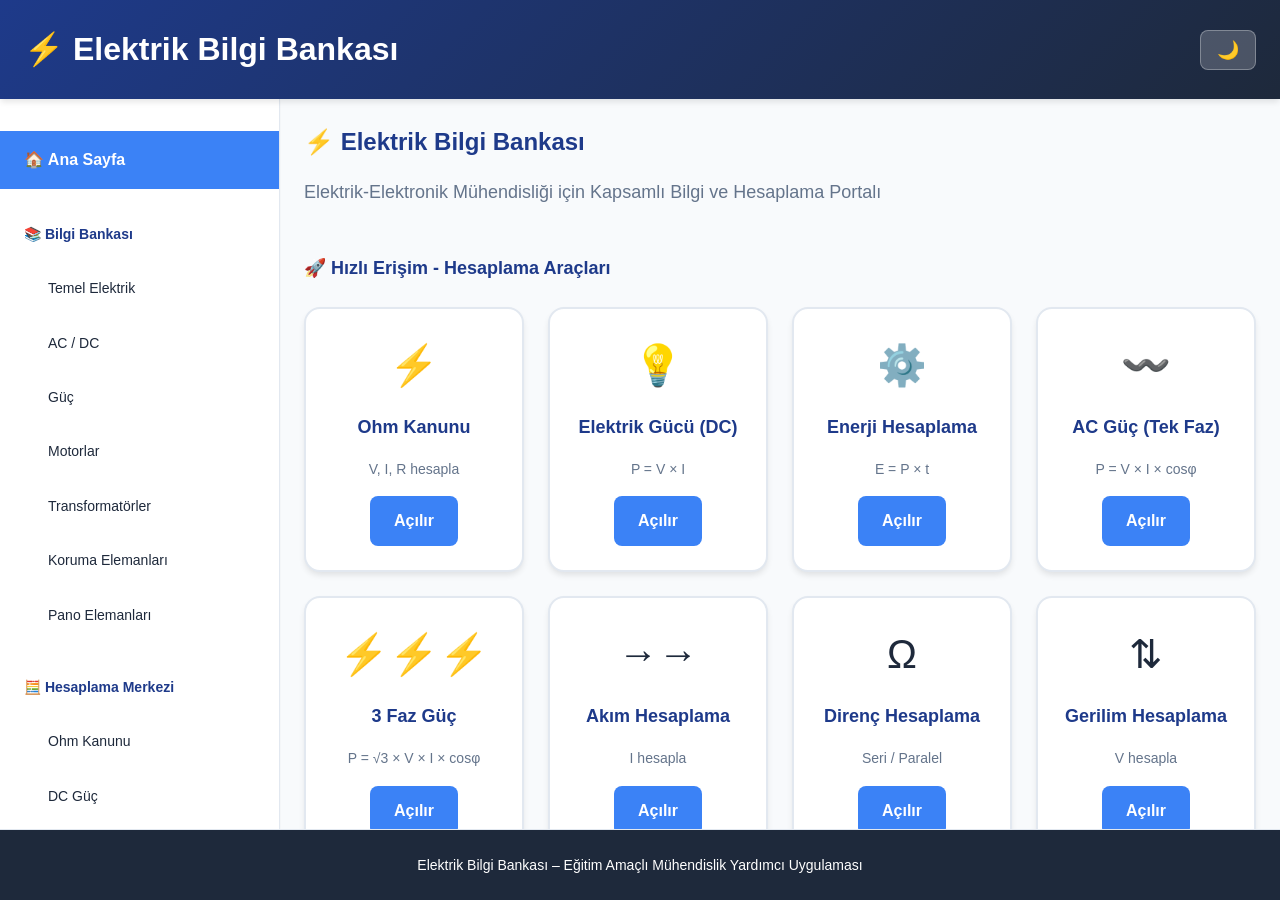
<file: electric-info/index.html>
<!DOCTYPE html>
<html lang="tr">
<head>
    <meta charset="UTF-8">
    <meta name="viewport" content="width=device-width, initial-scale=1.0, maximum-scale=1.0, user-scalable=no">
    <title>Elektrik Bilgi Bankası & Hesaplama Merkezi</title>
    <link rel="stylesheet" href="css/style.css">
    <style>
        * {
            box-sizing: border-box;
            -webkit-tap-highlight-color: transparent;
        }

        body {
            height: 100vh;
            display: flex;
            flex-direction: column;
            overflow: hidden;
        }

        /* Header ve Mobil Menü Butonu */
        .header {
            flex-shrink: 0;
            z-index: 100;
        }

        .header-content {
            display: flex;
            justify-content: space-between;
            align-items: center;
        }

        .header-left {
            display: flex;
            align-items: center;
            gap: 0.75rem;
        }

        .menu-toggle-btn {
            display: none;
            background: rgba(255, 255, 255, 0.1);
            border: 1px solid var(--color-border, #334155);
            color: #ffffff;
            font-size: 1.25rem;
            padding: 0.35rem 0.65rem;
            border-radius: 8px;
            cursor: pointer;
        }

        .container {
            flex: 1;
            display: flex;
            overflow: hidden;
            position: relative;
        }

        /* Sidebar Navigation */
        .sidebar {
            height: 100% !important;
            overflow-y: auto !important;
            overflow-x: hidden !important;
            display: flex !important;
            flex-direction: column !important;
            flex-shrink: 0;
            transition: transform 0.3s ease;
            z-index: 50;
        }

        .navbar {
            padding-bottom: 5rem !important;
        }

        .sub-menu {
            max-height: none !important;
            overflow: visible !important;
        }

        .nav-menu {
            display: flex !important;
            flex-direction: column !important;
            gap: 2px !important;
        }

        .nav-link {
            position: relative !important;
            z-index: 1 !important;
        }

        /* Karartma Katmanı (Mobil Çekmece Menü İçin) */
        .sidebar-overlay {
            display: none;
            position: absolute;
            top: 0;
            left: 0;
            right: 0;
            bottom: 0;
            background: rgba(0, 0, 0, 0.6);
            z-index: 40;
        }

        /* İçerik Alanı */
        .main-content {
            flex: 1;
            padding: 1.5rem;
            padding-bottom: 5rem !important;
            overflow-y: auto !important;
            -webkit-overflow-scrolling: touch;
        }

        .page {
            display: none;
            padding-bottom: 2rem;
            max-width: 1100px;
            margin: 0 auto;
        }

        .page.active {
            display: block;
        }

        /* Detaylı Açılır Kart Stilleri */
        .expandable-card {
            cursor: pointer;
            transition: all 0.25s ease;
            position: relative;
            border: 1px solid var(--color-border, #334155);
            background-color: var(--color-bg-secondary, #1e293b);
            border-radius: 12px;
            padding: 1.5rem;
            text-align: left;
            margin-bottom: 1.25rem;
        }

        .expandable-card:hover {
            border-color: var(--color-secondary, #3b82f6);
            transform: translateY(-2px);
            box-shadow: 0 8px 20px rgba(0,0,0,0.25);
        }

        .card-header-flex {
            display: flex;
            align-items: center;
            justify-content: space-between;
            margin-bottom: 0.5rem;
            gap: 0.5rem;
        }

        .expand-badge {
            font-size: 0.75rem;
            padding: 0.3rem 0.7rem;
            border-radius: 20px;
            background: rgba(59, 130, 246, 0.15);
            color: #60a5fa;
            font-weight: 600;
            display: inline-flex;
            align-items: center;
            gap: 4px;
            flex-shrink: 0;
        }

        .detail-content {
            display: none;
            margin-top: 1.25rem;
            padding-top: 1.25rem;
            border-top: 1px dashed rgba(255, 255, 255, 0.15);
            animation: fadeIn 0.3s ease-in-out;
        }

        .expandable-card.open .detail-content {
            display: block;
        }

        .expandable-card.open {
            border-color: #3b82f6;
            background-color: rgba(30, 41, 59, 0.98);
        }

        .detail-content h5 {
            color: #38bdf8;
            font-size: 1rem;
            margin: 1rem 0 0.4rem 0;
        }

        .detail-content p, .detail-content li {
            font-size: 0.92rem;
            color: var(--color-text-secondary, #cbd5e1);
            line-height: 1.7;
        }

        .detail-content ul {
            padding-left: 1.3rem;
            margin-bottom: 0.75rem;
        }

        .formula-tag {
            display: inline-block;
            background: rgba(15, 23, 42, 0.6);
            border: 1px solid rgba(59, 130, 246, 0.3);
            border-radius: 6px;
            padding: 0.2rem 0.6rem;
            color: #93c5fd;
            font-family: 'Courier New', monospace;
            font-size: 0.9rem;
            margin: 0.2rem 0;
            word-break: break-all;
        }

        #about .about-card {
            margin-top: 1.5rem;
            padding: 2rem;
            border-radius: 1rem;
            background-color: var(--color-bg-secondary, #1e293b);
            border: 1px solid var(--color-border, #334155);
            line-height: 1.8;
        }

        .footer {
            position: relative;
            z-index: 10;
            flex-shrink: 0;
        }

        /* Mobil & Tablet Ekran Optimizasyonları */
        @media (max-width: 850px) {
            .menu-toggle-btn {
                display: block;
            }

            .sidebar {
                position: absolute;
                top: 0;
                left: 0;
                bottom: 0;
                width: 280px;
                transform: translateX(-100%);
                box-shadow: 4px 0 20px rgba(0, 0, 0, 0.6);
            }

            .sidebar.mobile-open {
                transform: translateX(0);
            }

            .sidebar-overlay.active {
                display: block;
            }

            .calculator-container {
                grid-template-columns: 1fr !important;
            }

            .main-content {
                padding: 1rem;
            }

            .cards-grid {
                grid-template-columns: repeat(2, 1fr) !important;
                gap: 0.75rem;
            }

            .app-title {
                font-size: 1.05rem;
            }
        }

        @media (max-width: 480px) {
            .cards-grid {
                grid-template-columns: 1fr !important;
            }

            .calc-type-selector {
                flex-direction: column;
            }

            .result-value {
                font-size: 1.8rem !important;
            }
        }
    </style>
</head>
<body>
    <!-- Header -->
    <header class="header">
        <div class="header-content">
            <div class="header-left">
                <button id="menuToggleBtn" class="menu-toggle-btn" aria-label="Menü">☰</button>
                <h1 class="app-title">⚡ Elektrik Bilgi Bankası</h1>
            </div>
            <button id="themeToggle" class="theme-toggle" title="Dark/Light Mode">
                <span class="theme-icon">🌙</span>
            </button>
        </div>
    </header>

    <div class="container">
        <!-- Mobil Menü Karartması -->
        <div id="sidebarOverlay" class="sidebar-overlay"></div>

        <!-- Sidebar Navigation -->
        <aside id="sidebar" class="sidebar">
            <nav class="navbar">
                <ul class="nav-menu">
                    <li><a href="#" data-page="home" class="nav-link active">🏠 Ana Sayfa</a></li>
                    
                    <li class="nav-category">
                        <span class="category-title">📚 Bilgi Bankası</span>
                        <ul class="sub-menu">
                            <li><a href="#" data-page="info-basic" class="nav-link">Temel Elektrik</a></li>
                            <li><a href="#" data-page="info-ac-dc" class="nav-link">AC / DC</a></li>
                            <li><a href="#" data-page="info-power" class="nav-link">Güç</a></li>
                            <li><a href="#" data-page="info-motors" class="nav-link">Motorlar</a></li>
                            <li><a href="#" data-page="info-transformers" class="nav-link">Transformatörler</a></li>
                            <li><a href="#" data-page="info-protection" class="nav-link">Koruma Elemanları</a></li>
                            <li><a href="#" data-page="info-panel" class="nav-link">Pano Elemanları</a></li>
                        </ul>
                    </li>

                    <li class="nav-category">
                        <span class="category-title">🧮 Hesaplama Merkezi</span>
                        <ul class="sub-menu">
                            <li><a href="#" data-page="calc-ohm" class="nav-link">Ohm Kanunu</a></li>
                            <li><a href="#" data-page="calc-power-dc" class="nav-link">DC Güç</a></li>
                            <li><a href="#" data-page="calc-power-ac-single" class="nav-link">Tek Faz AC Güç</a></li>
                            <li><a href="#" data-page="calc-power-ac-three" class="nav-link">3 Faz Güç</a></li>
                            <li><a href="#" data-page="calc-current" class="nav-link">Akım</a></li>
                            <li><a href="#" data-page="calc-voltage" class="nav-link">Gerilim</a></li>
                            <li><a href="#" data-page="calc-resistance" class="nav-link">Direnç</a></li>
                            <li><a href="#" data-page="calc-energy" class="nav-link">Enerji</a></li>
                            <li><a href="#" data-page="calc-power-factor" class="nav-link">Güç Faktörü</a></li>
                            <li><a href="#" data-page="calc-transformer" class="nav-link">Transformatör</a></li>
                        </ul>
                    </li>

                    <li style="margin-top: 10px;"><a href="#" data-page="about" class="nav-link">ℹ️ Hakkında</a></li>
                </ul>
            </nav>
        </aside>

        <!-- Main Content Area -->
        <main class="main-content">
            <!-- Home Page -->
            <div id="home" class="page active">
                <div class="page-header">
                    <h2>⚡ Elektrik Bilgi Bankası</h2>
                    <p class="subtitle">Elektrik-Elektronik Mühendisliği için Kapsamlı Bilgi ve Hesaplama Portalı</p>
                </div>

                <section class="section">
                    <h3>🚀 Hızlı Erişim - Hesaplama Araçları</h3>
                    <div class="cards-grid">
                        <div class="card calc-card" data-page="calc-ohm">
                            <div class="card-icon">⚡</div>
                            <h4>Ohm Kanunu</h4>
                            <p>V, I, R hesapla</p>
                            <button class="btn btn-primary">Açılır</button>
                        </div>
                        <div class="card calc-card" data-page="calc-power-dc">
                            <div class="card-icon">💡</div>
                            <h4>Elektrik Gücü (DC)</h4>
                            <p>P = V × I</p>
                            <button class="btn btn-primary">Açılır</button>
                        </div>
                        <div class="card calc-card" data-page="calc-energy">
                            <div class="card-icon">⚙️</div>
                            <h4>Enerji Hesaplama</h4>
                            <p>E = P × t</p>
                            <button class="btn btn-primary">Açılır</button>
                        </div>
                        <div class="card calc-card" data-page="calc-power-ac-single">
                            <div class="card-icon">〰️</div>
                            <h4>AC Güç (Tek Faz)</h4>
                            <p>P = V × I × cosφ</p>
                            <button class="btn btn-primary">Açılır</button>
                        </div>
                        <div class="card calc-card" data-page="calc-power-ac-three">
                            <div class="card-icon">⚡⚡⚡</div>
                            <h4>3 Faz Güç</h4>
                            <p>P = √3 × V × I × cosφ</p>
                            <button class="btn btn-primary">Açılır</button>
                        </div>
                        <div class="card calc-card" data-page="calc-current">
                            <div class="card-icon">→→</div>
                            <h4>Akım Hesaplama</h4>
                            <p>I hesapla</p>
                            <button class="btn btn-primary">Açılır</button>
                        </div>
                        <div class="card calc-card" data-page="calc-resistance">
                            <div class="card-icon">Ω</div>
                            <h4>Direnç Hesaplama</h4>
                            <p>Seri / Paralel</p>
                            <button class="btn btn-primary">Açılır</button>
                        </div>
                        <div class="card calc-card" data-page="calc-voltage">
                            <div class="card-icon">⇅</div>
                            <h4>Gerilim Hesaplama</h4>
                            <p>V hesapla</p>
                            <button class="btn btn-primary">Açılır</button>
                        </div>
                    </div>
                    <div class="stats-box">
                        <p>Bilgi Bankası modüllerinde kartlara tıklayarak detaylı mühendislik hesaplarını, pano uygulama kriterlerini ve IEC standartlarını açabilirsiniz.</p>
                    </div>
                </section>

                <section class="section">
                    <h3>📚 Bilgi Kategorileri</h3>
                    <div class="info-categories">
                        <div class="category-chip" data-page="info-basic">Temel Elektrik</div>
                        <div class="category-chip" data-page="info-ac-dc">AC / DC</div>
                        <div class="category-chip" data-page="info-power">Güç</div>
                        <div class="category-chip" data-page="info-motors">Motorlar</div>
                        <div class="category-chip" data-page="info-transformers">Transformatörler</div>
                        <div class="category-chip" data-page="info-protection">Koruma Elemanları</div>
                        <div class="category-chip" data-page="info-panel">Pano Elemanları</div>
                    </div>
                </section>
            </div>

            <!-- 1. TEMEL ELEKTRİK -->
            <div id="info-basic" class="page">
                <div class="page-header">
                    <h2>📚 Temel Elektrik Mühendisliği Parametreleri</h2>
                    <p class="subtitle">Kartlara tıklayarak standart formülleri, şebeke toleranslarını ve can güvenliği sınırlarını görüntüleyebilirsiniz.</p>
                </div>

                <div class="expandable-card" onclick="toggleCard(this)">
                    <div class="card-header-flex">
                        <h4>⚡ Elektriksel Gerilim (Voltaj - V) ve Potansiyel Farkı</h4>
                        <span class="expand-badge">🔍 Detay İçin Tıkla</span>
                    </div>
                    <p><strong>Özet:</strong> Birim yükün iletken boyunca taşınması için gereken elektriksel potansiyel enerjisi farkıdır. Birimi Volt (V)'tur.</p>
                    <div class="result-formula">V = I × R | V = P / I | 1 Volt = 1 Joule / 1 Coulomb</div>
                    <div class="detail-content">
                        <h5>Teknik Standartlar ve Şebeke Seviyeleri:</h5>
                        <p>TS HD 60364 ve IEC 60038 standartlarına göre Türkiye ve Avrupa enterkonnekte alçak gerilim şebekesinde nominal faz-nötr gerilimi <strong>230V AC</strong>, fazlar arası gerilim ise <strong>400V AC</strong> (50 Hz) olarak tanımlanmıştır. Yasal voltaj değişim toleransı <strong>% ±10</strong> aralığıdır (Faz-Nötr: 207V - 253V).</p>
                        <h5>Mühendislik ve Saha Uygulama Kriterleri:</h5>
                        <ul>
                            <li><strong>Tehlikeli Gerilim Eşiği:</strong> İSG mevzuatına göre kuru ortamlarda <strong>50V AC</strong> ve <strong>120V DC</strong> üzerindeki gerilimler hayati tehlike arz eder; nemli/ıslak ortamlarda bu sınır 25V AC seviyesine iner.</li>
                            <li><strong>Pano İçi Kumanda Güvenliği:</strong> Otomasyon ve kumanda devrelerinde operatör güvenliği ve izolasyon delinmelerine karşı SELV/PELV standartlarında <strong>24V DC</strong> gerilim kullanılır.</li>
                            <li><strong>Ölçüm Güvenlik Kategorileri:</strong> Dağıtım panolarında gerilim ölçülürken en az <strong>CAT III 600V</strong> veya <strong>CAT IV 1000V</strong> sertifikalı ölçü aletleri ve korumalı problar tercih edilmelidir.</li>
                        </ul>
                    </div>
                </div>

                <div class="expandable-card" onclick="toggleCard(this)">
                    <div class="card-header-flex">
                        <h4>→ Elektrik Akımı (I) ve İletken Davranışları</h4>
                        <span class="expand-badge">🔍 Detay İçin Tıkla</span>
                    </div>
                    <p><strong>Özet:</strong> İletkenin belirli bir kesitinden birim zamanda geçen serbest elektron yükü miktarıdır. Birimi Amper (A)'dir.</p>
                    <div class="result-formula">I = V / R | I = P / (√3 × U × cosφ) | 1 Amper = 1 C/s</div>
                    <div class="detail-content">
                        <h5>Akım Yoğunluğu ve İletken Isınması:</h5>
                        <p>Akım iletken üzerinden akarken iç direnç nedeniyle ısı açığa çıkar (Joule Kanunu: <span class="formula-tag">Q = I² × R × t</span>). Kablo kesitlerinin yetersiz olması durumunda izolasyon malzemesi (PVC: 70°C, XLPE: 90°C) termal bozunmaya uğrayarak kısa devreye ve yangına yol açar.</p>
                        <h5>İnsan Vücudu Akım Mertebeleri ve Koruma:</h5>
                        <ul>
                            <li><strong>0.5 mA - 1 mA:</strong> Hissedilme eşiği; hafif karıncalanma hissi.</li>
                            <li><strong>10 mA - 15 mA:</strong> Kas kasılması ("bırakamama" eşiği); istemsiz kasılmalar başlar.</li>
                            <li><strong>30 mA:</strong> Ventriküler fibrilasyon (kalp ritminin bozulması) başlangıcı. Bu nedenle priz linyelerinde <strong>30 mA Kaçak Akım Rölesi (RCD)</strong> hayat koruma eşiğidir.</li>
                            <li><strong>50 mA - 100 mA:</strong> Solunum felci ve ölümcül seviye. Temas süresi 0.2 saniyeyi aştığında ölüm riski çok yüksektir.</li>
                        </ul>
                    </div>
                </div>

                <div class="expandable-card" onclick="toggleCard(this)">
                    <div class="card-header-flex">
                        <h4>Ω Elektriksel Direnç (R), Özdirenç ve İletkenlik</h4>
                        <span class="expand-badge">🔍 Detay İçin Tıkla</span>
                    </div>
                    <p><strong>Özet:</strong> İletken maddenin elektrik akımının geçişine karşı koyduğu zorluktur. Birimi Ohm (Ω)'dur.</p>
                    <div class="result-formula">R = ρ × (L / S) | R_T = R_0 × [1 + α × ΔT]</div>
                    <div class="detail-content">
                        <h5>Özdirenç Değerleri ve Malzeme Kıyaslaması (20°C):</h5>
                        <ul>
                            <li><strong>Elektrolitik Bakır (Cu):</strong> <span class="formula-tag">ρ = 0.0175 Ω·mm²/m</span> (Özgül iletkenlik: 56 m/Ω·mm²). Pano içi baralarda ve dahili tesisatta standart iletken materyalidir.</li>
                            <li><strong>Alüminyum (Al):</strong> <span class="formula-tag">ρ = 0.028 Ω·mm²/m</span> (Özgül iletkenlik: 35 m/Ω·mm²). Bakıra göre %60 daha hafif ve ekonomiktir; OG havai hat ve büyük kesitli yer altı besleme kablolarında tercih edilir.</li>
                            <li><strong>Sıcaklık Katsayısı (α):</strong> Metallerde sıcaklık arttıkça direnç lineer olarak yükselir (Bakır için α = 0.00393 1/°C). Pano içerisindeki sıcaklık 50°C'ye ulaştığında iletken direnci yaklaşık %12 artar, bu da gerilim düşümünü artırır.</li>
                        </ul>
                    </div>
                </div>
            </div>

            <!-- 2. AC / DC SİSTEMLER -->
            <div id="info-ac-dc" class="page">
                <div class="page-header">
                    <h2>〰️ AC / DC Sistemler, Şebeke İlkeleri ve Dönüşüm</h2>
                    <p class="subtitle">Doğru akım ve alternatif akım çalışma rejimleri, 3 faz şebeke matematiği ve frekans kontrolü.</p>
                </div>

                <div class="expandable-card" onclick="toggleCard(this)">
                    <div class="card-header-flex">
                        <h4>🔋 DC (Doğru Akım) Sistemleri ve Endüstriyel Donanımlar</h4>
                        <span class="expand-badge">🔍 Detay İçin Tıkla</span>
                    </div>
                    <p><strong>Özet:</strong> Zamana göre kutupları (+ / -) ve akış doğrultusu sabit kalan elektrik enerjisi formudur.</p>
                    <div class="result-formula">P = V × I (Reaktif güç = 0, cosφ = 1.0)</div>
                    <div class="detail-content">
                        <h5>Karakteristik Özellikler ve Kullanım Alanları:</h5>
                        <p>DC sistemlerde frekans sıfır (0 Hz) olduğu için reaktif kayıplar, endüktif reaktans ve yüzey etkisi (skin effect) bulunmaz. İletken kesitinin tamamı aktif olarak akım taşır.</p>
                        <ul>
                            <li><strong>Güneş Enerjisi (GES) Santralleri:</strong> PV paneller ışınımı doğrudan DC güce dönüştürür. DC dizi kabloları 1000V - 1500V DC gerilim seviyelerine dayanıklı özel solar kablolar ve DC parafudrlar ile donatılır.</li>
                            <li><strong>Akü Grupları ve UPS Sistemleri:</strong> Kesintisiz Güç Kaynaklarında şebeke kesildiğinde sistem bataryalarındaki 12V, 24V veya 400V DC bara geriliminden beslenir.</li>
                            <li><strong>Endüstriyel Otomasyon Panoları:</strong> PLC, HMI operatör panelleri, röle ve sensörler endüstriyel anahtarlamalı güç kaynakları (SMPS) ile 24V DC regüle gerilimle beslenir.</li>
                        </ul>
                    </div>
                </div>

                <div class="expandable-card" onclick="toggleCard(this)">
                    <div class="card-header-flex">
                        <h4>〰️ 3 Fazlı AC Şebeke Yapısı ve Dönel Alan Prensibi</h4>
                        <span class="expand-badge">🔍 Detay İçin Tıkla</span>
                    </div>
                    <p><strong>Özet:</strong> Birbirine göre 120° elektriksel faz farkına sahip üç sinüsoidal alternatif gerilim sistemidir.</p>
                    <div class="result-formula">U_hat = √3 × U_faz (400V = 1.732 × 230V) | f = 50 Hz (T = 20 ms)</div>
                    <div class="detail-content">
                        <h5>Yıldız (Y) ve Üçgen (Δ) Bağlantı Matematiği:</h5>
                        <ul>
                            <li><strong>Yıldız (Y) Bağlantı:</strong> Faz bobinlerinin uçları ortak bir nötr noktasında birleştirilir. Hat gerilimi faz geriliminin √3 katıdır (U_hat = √3 × U_faz), hat akımı faz akımına eşittir (I_hat = I_faz). Dengeli yüklerde nötr iletkeninden akım akmaz (I_N = 0 A).</li>
                            <li><strong>Üçgen (Δ) Bağlantı:</strong> Faz bobinleri seri bağlanarak kapalı bir döngü oluşturur; nötr hattı yoktur. Hat gerilimi faz gerilimine eşittir (U_hat = U_faz), hat akımı faz akımının √3 katıdır (I_hat = √3 × I_faz). Yüksek güç çeken motor ve trafolarda kullanılır.</li>
                            <li><strong>Dönel Manyetik Alan:</strong> 3 fazlı sargılara uygulanan dengeli akımlar, statorda uzaysal olarak dönen sabit genlikli bir manyetik alan meydana getirir (n_s = 120 × f / 2p).</li>
                        </ul>
                    </div>
                </div>

                <div class="expandable-card" onclick="toggleCard(this)">
                    <div class="card-header-flex">
                        <h4>🔄 Güç Elektroniği: Doğrultucular, İnverterler ve Harmonikler</h4>
                        <span class="expand-badge">🔍 Detay İçin Tıkla</span>
                    </div>
                    <p><strong>Özet:</strong> AC/DC dönüşüm süreçleri, frekans invertörleri (VFD) ve şebeke güç kalitesi etkileridir.</p>
                    <div class="result-formula">THD-V ≤ %5 | THD-I ≤ %8 (IEEE 519 Standart Limitleri)</div>
                    <div class="detail-content">
                        <h5>Sürücü İç Yapısı ve Harmonik Filtreleme:</h5>
                        <p>Frekans konvertörleri şebekeden çektiği 50 Hz AC gerilimi önce köprü diyotlarla DC'ye doğrultur, ardından IGBT transistörler üzerinden PWM (Darbe Genişlik Modülasyonu) ile istenen frekansta (0 - 400 Hz) motora aktarır.</p>
                        <ul>
                            <li><strong>Lineer Olmayan Yükler:</strong> Sürücüler, UPS'ler ve LED aydınlatmalar sinüs dalgasını kırparak 5., 7., 11. harmonik akımları üretir.</li>
                            <li><strong>Nötr Hattı Aşırı Yüklenmesi:</strong> 3. ve tek katı harmonikler (triplen harmonikler) nötr iletkeninde toplanarak nötr kablosunun faz kablosundan daha fazla ısınmasına yol açar.</li>
                            <li><strong>Çözüm Yöntemleri:</strong> Giriş hattı AC şok bobini (reaktör), harmonik filtreli kompanzasyon panoları veya Aktif Harmonik Filtre (AHF) üniteleri kullanılmalıdır.</li>
                        </ul>
                    </div>
                </div>
            </div>

            <!-- 3. GÜÇ SİSTEMLERİ -->
            <div id="info-power" class="page">
                <div class="page-header">
                    <h2>💡 Güç Sistemleri, Enerji ve Kompanzasyon</h2>
                    <p class="subtitle">Aktif, reaktif, görünür güç bağıntıları, ceza sınırları ve kompanzasyon kademe hesabı.</p>
                </div>

                <div class="expandable-card" onclick="toggleCard(this)">
                    <div class="card-header-flex">
                        <h4>🔥 Aktif Güç (P) ve İş Yapabilme Kapasitesi</h4>
                        <span class="expand-badge">🔍 Detay İçin Tıkla</span>
                    </div>
                    <p><strong>Özet:</strong> Elektrik enerjisinin faydalı mekanik işe, dönme hareketine, ışığa veya ısıya dönüşen reel bileşenidir.</p>
                    <div class="result-formula">1 Faz: P = V × I × cosφ | 3 Faz: P = √3 × U × I × cosφ (Birim: Watt - W, kW)</div>
                    <div class="detail-content">
                        <h5>Projelendirme ve Fatura İlişkisi:</h5>
                        <p>Elektrik sayaçlarında aktif tüketim kWh (kilowattsaat) olarak kayıt altına alınır. Saf omik yüklerde (rezistanslı fırınlar, akkor telli aydınlatma) gerilim ve akım dalgaları tam çakışıktır; faz açısı sıfır (φ = 0°), güç çarpanı ise birdir (cosφ = 1.0).</p>
                    </div>
                </div>

                <div class="expandable-card" onclick="toggleCard(this)">
                    <div class="card-header-flex">
                        <h4>⚡ Reaktif Güç (Q), Endüktans ve Kapasite Etkisi</h4>
                        <span class="expand-badge">🔍 Detay İçin Tıkla</span>
                    </div>
                    <p><strong>Özet:</strong> Manyetik ve elektriksel alan oluşturan indüktör ve kapasitörlerin şebekeyle periyodik olarak değiş tokuş ettiği iş yapmayan güçtür.</p>
                    <div class="result-formula">Q = √3 × U × I × sinφ (Birim: VAr / kVAr) | S² = P² + Q²</div>
                    <div class="detail-content">
                        <h5>Reaktif Gücün Şebekeye Etkileri:</h5>
                        <ul>
                            <li><strong>İndüktif Yükler:</strong> Asenkron motorlar, transformatörler, kaynak makineleri manyetik alan kurmak için şebekeden indüktif reaktif güç çeker (akım gerilimden geridedir).</li>
                            <li><strong>Kapasitif Yükler:</strong> Güç kondansatörleri, UPS'ler ve uzun yer altı kabloları şebekeye kapasitif reaktif güç verir (akım gerilimden ileridedir).</li>
                            <li><strong>Zararları:</strong> Reaktif güç iş yapmadığı halde iletken kesitlerini doldurur, trafoları gereksiz yükler, kablolarda gerilim düşümüne ve termal kayıplara sebep olur.</li>
                        </ul>
                    </div>
                </div>

                <div class="expandable-card" onclick="toggleCard(this)">
                    <div class="card-header-flex">
                        <h4>⚖️ Güç Faktörü (cosφ) Düzeltmesi ve Kompanzasyon Mevzuatı</h4>
                        <span class="expand-badge">🔍 Detay İçin Tıkla</span>
                    </div>
                    <p><strong>Özet:</strong> cosφ değerini 1.0'a yaklaştırarak şebekeden reaktif akım çekilmesini engelleme işlemidir.</p>
                    <div class="result-formula">cosφ = P / S | Qc = P × [tan(arccos(cosφ1)) - tan(arccos(cosφ2))]</div>
                    <div class="detail-content">
                        <h5>EPDK Reaktif Enerji Ceza Oranları (Türkiye):</h5>
                        <p>Bağlantı gücü 50 kVA üstü tesislerde çift yönlü elektronik sayaçlar ile reaktif oranlar denetlenir:</p>
                        <ul>
                            <li><strong>İndüktif Sınır (%20):</strong> Çekilen indüktif reaktif enerji aktif enerjinin <strong>%20</strong>'sini geçerse işletmeye reaktif indüktif ceza yansıtılır.</li>
                            <li><strong>Kapasitif Sınır (%15):</strong> Şebekeye basılan kapasitif reaktif enerji aktif enerjinin <strong>%15</strong>'ini geçerse işletmeye reaktif kapasitif ceza kesilir.</li>
                            <li><strong>Kompanzasyon Panosu Elemanları:</strong> Mikroişlemcili Reaktif Güç Kontrol Rölesi (RGKR), özel deşarj dirençli kontaktörler, ağır hizmet tipi güç kondansatörleri ve harmonik bozulma olan tesislerde kondansatörlerin patlamasını önleyen <strong>Harmonik Filtre Reaktörleri</strong> kullanılır.</li>
                        </ul>
                    </div>
                </div>
            </div>

            <!-- 4. MOTORLAR -->
            <div id="info-motors" class="page">
                <div class="page-header">
                    <h2>⚙️ Elektrik Motorları, Sürücü Sistemleri ve Koruma</h2>
                    <p class="subtitle">Asenkron motor mekanik-elektriksel bağıntıları, demeraj akımları ve pano yol verme metotları.</p>
                </div>

                <div class="expandable-card" onclick="toggleCard(this)">
                    <div class="card-header-flex">
                        <h4>🔄 3 Fazlı Asenkron Motor Prensibi ve Etiket Okuma</h4>
                        <span class="expand-badge">🔍 Detay İçin Tıkla</span>
                    </div>
                    <p><strong>Özet:</strong> Stator sargılarına uygulanan 3 fazlı AC gerilimin rotorda gerilim indükleyerek moment üretmesidir.</p>
                    <div class="result-formula">ns = (120 × f) / 2p | s = (ns - n) / ns | P_mil = √3 × U × I × cosφ × η</div>
                    <div class="detail-content">
                        <h5>Kutup Sayısı ve Senkron Devir Tablosu (50 Hz):</h5>
                        <ul>
                            <li><strong>2 Kutuplu (2p=2):</strong> Senkron devir ns = 3000 d/dk, rotor nominal hızı yaklaşık 2850 - 2950 d/dk.</li>
                            <li><strong>4 Kutuplu (2p=4):</strong> Senkron devir ns = 1500 d/dk, rotor nominal hızı yaklaşık 1420 - 1470 d/dk (En sık kullanılan endüstriyel model).</li>
                            <li><strong>6 Kutuplu (2p=6):</strong> Senkron devir ns = 1000 d/dk, rotor nominal hızı yaklaşık 930 - 970 d/dk.</li>
                            <li><strong>Kayma (s):</strong> Asenkron motor senkron devirde dönemez; dönerse sargılar manyetik alanı kesemez ve tork sıfıra düşer. Bu hız farkına kayma denir (standart motorlarda %3 - %6 aralığındadır).</li>
                        </ul>
                    </div>
                </div>

                <div class="expandable-card" onclick="toggleCard(this)">
                    <div class="card-header-flex">
                        <h4>📐 Motor Yol Verme Yöntemleri ve Pano Konfigürasyonları</h4>
                        <span class="expand-badge">🔍 Detay İçin Tıkla</span>
                    </div>
                    <p><strong>Özet:</strong> Motorların ilk kalkış anındaki yüksek demeraj akımını sınırlamak için uygulanan mühendislik yöntemleridir.</p>
                    <div class="result-formula">I_kalkış = (4 - 8) × I_anma | Yıldız/Üçgende I_kalkış = I_dol / 3</div>
                    <div class="detail-content">
                        <h5>Yol Verme Yöntemlerinin Karşılaştırması:</h5>
                        <ul>
                            <li><strong>Direkt Yol Verme (DOL):</strong> 4 kW altı motorlarda uygulanır. Şebekeye direkt kontaktörle bağlanır; kalkış akımı anma akımının 5-7 katıdır. Ani mekanik şok oluşturur.</li>
                            <li><strong>Yıldız-Üçgen Yol Verme (Y/D):</strong> 4 kW - 22 kW arası motorlarda 3 adet kontaktör ve yıldız-üçgen zaman rölesi ile yapılır. Kalkışta sargılar yıldız bağlanarak faz gerilimi 230V'a düşürülür; akım ve kalkış momenti 1/3 oranına iner. Motor devrini alınca (~%80) üçgen bağlantıya (400V) geçilir. Motor klemensinde 6 uç (U1-V1-W1 ve U2-V2-W2) panoya çekilmelidir.</li>
                            <li><strong>Soft Starter (Yumuşak Yol Verici):</strong> Tristörler yardımıyla gerilimi sıfırdan nominal gerilime rampalı yükseltir. Mekanik dişli ve kayış vuruntusunu engeller, kalkış akımını 2.5 - 3.5 kat bandında sınırlar.</li>
                            <li><strong>Frekans Konvertörü (VFD / İnverter):</strong> Motoru sıfır frekanstan nominal frekansa kadar sabit V/f oranıyla kaldırır; demeraj akımı nominal akımı asla aşmaz (I_kalkış ≤ 1.2 × I_n). Tam hız ve tork kontrolü sunar.</li>
                        </ul>
                    </div>
                </div>

                <div class="expandable-card" onclick="toggleCard(this)">
                    <div class="card-header-flex">
                        <h4>🛡️ Motor Koruma Sistemleri ve IEC 60947-4-1 Normları</h4>
                        <span class="expand-badge">🔍 Detay İçin Tıkla</span>
                    </div>
                    <p><strong>Özet:</strong> Motorları aşırı yüklenme, rotor sıkışması, düşük gerilim ve faz kaybına karşı koruyan cihazlardır.</p>
                    <div class="result-formula">Termik Ayar: I_ayar = 1.0 × I_etiket (Y/D devresinde 0.58 × I_etiket)</div>
                    <div class="detail-content">
                        <h5>Kritik Koruma Ekipmanları:</h5>
                        <ul>
                            <li><strong>Motor Koruma Şalteri (PKZM / MPKB):</strong> Hem bimetal termik koruma hem de kısa devre anında açan manyetik korumayı tek gövdede barındırır. Kısa devre kesme kapasitesi yüksektir (50 kA - 100 kA).</li>
                            <li><strong>Termik Röleler:</strong> Kontaktörün altına monte edilir; akımın motor etiket değerini uzun süre aşması durumunda ısınan bimetaller üzerinden kumanda devresini keserek kontaktörü bıraktırır.</li>
                            <li><strong>Faz Koruma Rölesi:</strong> Şebekede fazlardan biri kesildiğinde 3 fazlı motor iki faza kalır ve aşırı akım çekerek dakikalar içinde yanar. Faz koruma rölesi faz eksikliğini, faz sırası hatasını veya %10'u aşan gerilim asimetrisini anında algılayarak motoru durdurur.</li>
                            <li><strong>PTC Termistör Rölesi:</strong> Motor sargıları arasına yerleştirilen sıcaklığa duyarlı dirençleri izler; soğutma pervanesi kırıldığında veya ortam sıcaklığı aşıldığında sargı sıcaklığı kritik eşiğe (130°C - 155°C) ulaşınca sistemi açtırır.</li>
                        </ul>
                    </div>
                </div>
            </div>

            <!-- 5. TRANSFORMATÖRLER -->
            <div id="info-transformers" class="page">
                <div class="page-header">
                    <h2>🔌 Güç ve Dağıtım Transformatörleri</h2>
                    <p class="subtitle">Dönüştürme prensipleri, %Uk kısa devre matematiği, trafo seçimleri ve emniyet hücreleri.</p>
                </div>

                <div class="expandable-card" onclick="toggleCard(this)">
                    <div class="card-header-flex">
                        <h4>⚡ Dağıtım Trafoları Çalışma İlkesi ve Anma Akımları</h4>
                        <span class="expand-badge">🔍 Detay İçin Tıkla</span>
                    </div>
                    <p><strong>Özet:</strong> Giriş frekansını değiştirmeden orta gerilimi (34.5 kV) alçak gerilime (0.4 kV) indiren statik elektrik makineleridir.</p>
                    <div class="result-formula">a = V1 / V2 = I2 / I1 | Sekonder Akımı: In = S / (√3 × U_sekonder)</div>
                    <div class="detail-content">
                        <h5>Sık Kullanılan Trafo Anma Güçleri ve AG Akımları (400V):</h5>
                        <ul>
                            <li><strong>400 kVA:</strong> In = 577 A (Ana şalter seçimi: 630A TMŞ).</li>
                            <li><strong>630 kVA:</strong> In = 909 A (Ana şalter seçimi: 1000A TMŞ / ACB).</li>
                            <li><strong>1000 kVA:</strong> In = 1443 A (Ana şalter seçimi: 1600A ACB açık tip kompakt şalter).</li>
                            <li><strong>1600 kVA:</strong> In = 2309 A (Ana şalter seçimi: 2500A ACB ve çoklu bakır bara).</li>
                            <li><strong>2000 kVA:</strong> In = 2886 A (Ana şalter seçimi: 3200A ACB hava kesicili kompakt şalter).</li>
                        </ul>
                    </div>
                </div>

                <div class="expandable-card" onclick="toggleCard(this)">
                    <div class="card-header-flex">
                        <h4>📊 %Uk Bağıl Kısa Devre Gerilimi ve Kesme Kapasitesi (Icu)</h4>
                        <span class="expand-badge">🔍 Detay İçin Tıkla</span>
                    </div>
                    <p><strong>Özet:</strong> Trafonun iç empedans yüzdesidir ve sekonder panodaki maksimum arıza akımını belirler.</p>
                    <div class="result-formula">Ik = (In × 100) / %Uk | Pano Şalteri Seçimi: Icu ≥ Ik</div>
                    <div class="detail-content">
                        <h5>Pano Güvenliği Açısından Mühendislik Önemi:</h5>
                        <p>Dağıtım trafolarında standart %Uk değeri <strong>%4 - %6</strong> mertebesindedir. Örneğin 1000 kVA (%Uk = %6) bir trafonun sekonder anma akımı 1443 A iken trafo klemenslerinde oluşacak doğrudan kısa devre akımı:</p>
                        <p><span class="formula-tag">Ik = (1443 × 100) / 6 = 24.050 A = 24.05 kA</span></p>
                        <p>Bu sebeple ana dağıtım panosundaki giriş şalterinin kısa devre kesme kapasitesi (Icu) kesinlikle en az <strong>36 kA veya 50 kA</strong> seçilmelidir; aksi halde arıza anında şalter arkı söndüremez ve pano infilak eder.</p>
                    </div>
                </div>

                <div class="expandable-card" onclick="toggleCard(this)">
                    <div class="card-header-flex">
                        <h4>🛢️ Kuru Tip ve Yağlı Tip Trafo Karşılaştırması ve Koruma</h4>
                        <span class="expand-badge">🔍 Detay İçin Tıkla</span>
                    </div>
                    <p><strong>Özet:</strong> İzolasyon ve soğutma ortamına göre seçilen transformatör modelleri ve emniyet röleleridir.</p>
                    <div class="result-formula">Buchholz Rölesi | Hermetik Basınç Ventili | PT100 Sargı Termostatı</div>
                    <div class="detail-content">
                        <h5>Trafo Tipleri ve Donanımları:</h5>
                        <ul>
                            <li><strong>Yağlı Dağıtım Trafoları:</strong> Mineral yağ hem dielektrik yalıtım hem de soğutma sağlar. Açık şalt sahalarında veya harici trafo binalarında kullanılır. Aşırı iç arkta gaz oluşumunu izleyen <strong>Buchholz Rölesi</strong> ve genleşme basıncını tahliye eden emniyet ventili ile korunur.</li>
                            <li><strong>Kuru Tip (Cast Resin) Trafolar:</strong> Sargıları epoksi reçine ile kaplanmıştır. Yangın tehlikesi ve yağ sızıntısı riski bulunmadığından AVM, hastane, yüksek yapılar ve fabrika içi pano odalarında kullanımı zorunludur. Bakım gereksinimi düşüktür.</li>
                            <li><strong>Sıcaklık Koruması:</strong> Kuru tip trafo sargılarına yerleştirilen PT100 probları üzerinden kontrol edilen mikroişlemcili röle, 100°C'de cebri soğutma fanlarını çalıştırır; sıcaklık 140°C'ye çıkarsa OG kesicisine açtırma trip sinyali gönderir.</li>
                        </ul>
                    </div>
                </div>
            </div>

            <!-- 6. KORUMA ELEMANLARI -->
            <div id="info-protection" class="page">
                <div class="page-header">
                    <h2>🛡️ Şalt ve Elektriksel Koruma Elemanları</h2>
                    <p class="subtitle">Otomatik sigortalar, TMŞ, kaçak akım koruma röleleri ve parafudr seçim kriterleri.</p>
                </div>

                <div class="expandable-card" onclick="toggleCard(this)">
                    <div class="card-header-flex">
                        <h4>🔘 Otomatik Sigortalar (MCB) ve Açma Eğrileri (B, C, D)</h4>
                        <span class="expand-badge">🔍 Detay İçin Tıkla</span>
                    </div>
                    <p><strong>Özet:</strong> Modüler DIN rayı tipi aşırı akım ve kısa devre koruma cihazlarıdır (TS EN 60898-1).</p>
                    <div class="result-formula">B Tipi: (3 - 5) × In | C Tipi: (5 - 10) × In | D Tipi: (10 - 20) × In</div>
                    <div class="detail-content">
                        <h5>Açma Karakteristikleri ve Uygulama Alanları:</h5>
                        <ul>
                            <li><strong>B Tipi Sigortalar:</strong> Manyetik açma eşiği düşüktür. Ani kalkış akımı olmayan aydınlatma, rezistanslı ısıtıcılar ve elektronik devrelerde linyeyi korumak için kullanılır.</li>
                            <li><strong>C Tipi Sigortalar:</strong> Standart konut priz hatları, buzdolabı, klima, küçük güçlü motorlar ve floresan aydınlatma gibi orta seviyede geçici akım darbesi çeken yüklerde kullanılır.</li>
                            <li><strong>D Tipi Sigortalar:</strong> Transformatörler, puntalama ve kaynak makineleri, röntgen cihazları ve yüksek kalkış akımlı büyük asenkron motor hatlarında kalkış demeraj akımında devreyi zamansız açmamak için tercih edilir.</li>
                            <li><strong>Kısa Devre Kesme Kapasitesi:</strong> Konut tipi sigortalar 4.5 kA veya 6 kA iken endüstriyel tali dağıtım panolarında en az <strong>10 kA</strong> kesme kapasiteli MCB kullanılmalıdır.</li>
                        </ul>
                    </div>
                </div>

                <div class="expandable-card" onclick="toggleCard(this)">
                    <div class="card-header-flex">
                        <h4>🏢 Kompakt Termik Manyetik Şalterler (TMŞ / MCCB)</h4>
                        <span class="expand-badge">🔍 Detay İçin Tıkla</span>
                    </div>
                    <p><strong>Özet:</strong> 16A ile 1600A arasındaki anma akımlarını taşıyan ve ayarlanabilir koruma sunan döküm gövdeli şalterlerdir.</p>
                    <div class="result-formula">Termik Ayar Sahası: Ir = (0.7 - 1.0) × In | Icu: 36 kA - 70 kA (IEC 60947-2)</div>
                    <div class="detail-content">
                        <h5>Gelişmiş Koruma ve Selektivite Özellikleri:</h5>
                        <ul>
                            <li><strong>Termik Koruma (Aşırı Yük):</strong> İletkenin uzun süreli aşırı akım altında ısınmasını takip eden bimetal mekanizmadır. Projedeki kablo akım taşıma sınırına göre şalter üzerinden akım ayar vidası ile hassas ayar yapılır.</li>
                            <li><strong>Manyetik Koruma (Kısa Devre):</strong> Arıza anında elektromanyetik bobin üzerinden milisaniyeler mertebesinde devreyi açtırır.</li>
                            <li><strong>Selektivite (Kademeli Açma):</strong> Tali panoda bir kısa devre olduğunda sadece arızalı linyenin şalteri açmalı, ana TMŞ açarak bütün fabrikanın elektriğini kesmemelidir. Bunun için zaman gecikmeli (Icw dayanımlı) elektronik üniteli şalterler entegre edilir.</li>
                            <li><strong>Aksesuarlar:</strong> Uzaktan kumanda için motor mekanizması, yangın anında uzaktan açtırma için Şönt Açtırma Bobini ve şebeke voltajı çöktüğünde açması için Düşük Gerilim Bobini takılabilir.</li>
                        </ul>
                    </div>
                </div>

                <div class="expandable-card" onclick="toggleCard(this)">
                    <div class="card-header-flex">
                        <h4>⚡ Kaçak Akım Koruma Röleleri (RCD / RCCB)</h4>
                        <span class="expand-badge">🔍 Detay İçin Tıkla</span>
                    </div>
                    <p><strong>Özet:</strong> Fazlardan devreye giren akım ile nötrden dönen akım arasındaki vektörel farkı (toprak kaçağını) denetler.</p>
                    <div class="result-formula">ΔIn: 30 mA (Hayat Koruma) | 300 mA (Yangın Koruma)</div>
                    <div class="detail-content">
                        <h5>Sınıflar ve Kritik Tesisat Kuralları:</h5>
                        <ul>
                            <li><strong>30 mA Hayat Koruma:</strong> İnsanların doğrudan veya dolaylı temasına karşı can güvenliği sağlar. Banyo, mutfak, priz linyelerinde kullanımı yasal zorunluluktur.</li>
                            <li><strong>300 mA Yangın Koruma:</strong> 300 mA seviyesindeki kaçak akım topraklama hattında veya izolasyon delinmesinde ark oluşturarak tutuşmaya yol açar; ana dağıtım panolarında yangın koruma amacıyla kullanılır.</li>
                            <li><strong>AC Sınıfı vs. A Sınıfı:</strong> Standart AC sınıfı röleler sadece şebeke frekansındaki saf AC kaçakları algılar. Bilgisayar, sürücü, inverter bulunan modern tesislerde yarım dalga DC kaçakları görebilen <strong>A Tipi RCD</strong>, harmonikli ortamlarda ise yanlış açmaları önleyen <strong>B Tipi veya K Korumalı RCD</strong> kullanılmalıdır.</li>
                            <li><strong>Nötr ve Toprak Ayrımı:</strong> Kaçak akım rölesinin arkasında nötr ile toprak asla birleştirilmemeli ve nötr hattı başka bir linyeyle ortak bağlanmamalıdır; aksi halde röle anında trip atar.</li>
                        </ul>
                    </div>
                </div>

                <div class="expandable-card" onclick="toggleCard(this)">
                    <div class="card-header-flex">
                        <h4>🌩️ Parafudr Sistemleri (Aşırı Gerilim Koruyucular - SPD)</h4>
                        <span class="expand-badge">🔍 Detay İçin Tıkla</span>
                    </div>
                    <p><strong>Özet:</strong> Yıldırım darbeleri ve şebeke manevralarıyla oluşan pik dalgaları saniyenin milyonda birinde toprağa deşarj eder.</p>
                    <div class="result-formula">Tip 1 (B Sınıfı - 10/350 μs) | Tip 2 (C Sınıfı - 8/20 μs) | Tip 3 (D Sınıfı)</div>
                    <div class="detail-content">
                        <h5>Kademeli Parafudr Mimarisi:</h5>
                        <ul>
                            <li><strong>Tip 1 (B Sınıfı):</strong> Ana dağıtım panosuna konur. Doğrudan binaya veya yakın hatta düşen yıldırımın getirdiği 10/350 mikrosaniyelik yüksek enerjili darbeyi söndürür (Iimp: 25 - 50 kA).</li>
                            <li><strong>Tip 2 (C Sınıfı):</strong> Tali kat ve saha panolarına yerleştirilir. Şebeke anahtarlamaları ve uzak yıldırım darbelerinin kalıntılarını sönümler (In: 20 - 40 kA, Up < 1.5 kV).</li>
                            <li><strong>Tip 3 (D Sınıfı):</strong> PLC, otomasyon kartları, server ve hassas tıbbi cihazların priz girişlerine bağlanarak mikro düzeydeki pikleri temizler.</li>
                        </ul>
                    </div>
                </div>
            </div>

            <!-- 7. PANO ELEMANLARI -->
            <div id="info-panel" class="page">
                <div class="page-header">
                    <h2>🎛️ AG Dağıtım ve Otomasyon Pano Elemanları</h2>
                    <p class="subtitle">Bara montajı, kontaktörler, klemensler, iklimlendirme ve TS EN 61439 pano standartları.</p>
                </div>

                <div class="expandable-card" onclick="toggleCard(this)">
                    <div class="card-header-flex">
                        <h4>🥖 Bakır Baralar, Akım Yoğunluğu ve Mesnetleme</h4>
                        <span class="expand-badge">🔍 Detay İçin Tıkla</span>
                    </div>
                    <p><strong>Özet:</strong> Yüksek akımları şalterler ve sigorta grupları arasında emniyetle dağıtan elektrolitik bakır iletkenlerdir.</p>
                    <div class="result-formula">Çıplak Bakır Bara: ~1.5 A/mm² | Boyalı Bakır Bara: ~2.0 A/mm²</div>
                    <div class="detail-content">
                        <h5>Bara İşleme ve Pano Montaj Prensipleri:</h5>
                        <ul>
                            <li><strong>Boya Avantajı:</strong> Baraların siyah, kırmızı veya faz renkleriyle boyanması ısı ışımasını artırdığı için akım taşıma kapasitesini yaklaşık %15 - %20 yükseltir.</li>
                            <li><strong>Mesnet İzolatör Aralıkları:</strong> Kısa devre anında iki bara arasında yüzlerce kilogramlık elektrostatik ve elektrodinamik çekme-itme kuvveti oluşur. Baraların bükülüp birbirine değmemesi için cam elyaf takviyeli DMC izolatörlerin mesafesi panonun kısa devre hesabına (Icw) göre sıkılaştırılmalıdır.</li>
                            <li><strong>Tork Anahtarı ile Sıkım:</strong> Bara cıvataları (M8, M10, M12) kesinlikle tork anahtarı ile üretici katalog torkunda sıkılmalı ve tork markörü ile işaretlenmelidir; gevşek bağlantılar ark oluşturarak pano yangınlarının en yaygın sebebini teşkil eder.</li>
                        </ul>
                    </div>
                </div>

                <div class="expandable-card" onclick="toggleCard(this)">
                    <div class="card-header-flex">
                        <h4>🧲 Kontaktörler ve Yük Kullanım Kategorileri</h4>
                        <span class="expand-badge">🔍 Detay İçin Tıkla</span>
                    </div>
                    <p><strong>Özet:</strong> Bobinine uygulanan kumanda sinyaliyle ana güç kontaklarını açıp kapatan elektromanyetik anahtarlardır.</p>
                    <div class="result-formula">AC-1 (Omik Yükler) | AC-3 (Asenkron Motor Yol Verme) | AC-4 (Ters Akımla Frenleme)</div>
                    <div class="detail-content">
                        <h5>Kategoriye Göre Güç ve Ömür Kriteri:</h5>
                        <p>Bir kontaktörün etiketinde yazan akım değeri kullanım kategorisine göre değişir:</p>
                        <ul>
                            <li><strong>AC-1 Sınıfı:</strong> Rezistanslı ısıtıcılar ve cosφ ≥ 0.95 olan aydınlatma yükleri içindir. Kontakları açma anında zorlanmaz.</li>
                            <li><strong>AC-3 Sınıfı:</strong> Standart sincap kafesli asenkron motorların kontrolüdür. Kontaktör motorun kalkış demeraj akımını yapışmadan taşımalı ve tam devirde güvenle açabilmelidir. AC-1'de 40A taşıyan kontaktör, AC-3 sınıfında genellikle 25A seviyesine düşer.</li>
                            <li><strong>Bobin Beslemeleri:</strong> Panolarda en sık 24V DC, 110V AC ve 230V AC bobinli modeller kullanılır. DC bobinli kontaktörlerde ters EMF gerilimini sönümlemek için paralel ters diyot veya varistör (RC bastırıcı) eklenmelidir.</li>
                        </ul>
                    </div>
                </div>

                <div class="expandable-card" onclick="toggleCard(this)">
                    <div class="card-header-flex">
                        <h4>📦 TS EN 61439 Pano Standartları, IP Sınıfı ve Form Ayırma</h4>
                        <span class="expand-badge">🔍 Detay İçin Tıkla</span>
                    </div>
                    <p><strong>Özet:</strong> Tip testli alçak gerilim panolarında mekanik dayanım, can emniyeti ve sıcaklık artış sınırlarıdır.</p>
                    <div class="result-formula">Form 1'den Form 4b'ye Bölümlendirme | IP31, IP54, IP65 Muhafazalar</div>
                    <div class="detail-content">
                        <h5>Mühendislik Kriterleri:</h5>
                        <ul>
                            <li><strong>Form Ayırma:</strong> Pano içindeki baraların, fonksiyonel şalter ünitelerinin ve kablo terminallerinin metal veya yalıtkan perdelerle birbirinden ayrılmasıdır. <strong>Form 4b</strong> yapısında her şalter ve klemens grubu ayrı kapalı bir hücrededir; hücrelerin birinde ark patlaması olduğunda diğer devreler enerjili kalmaya devam eder.</li>
                            <li><strong>IP Koruma Sınıfları:</strong> Pano odaları için IP31 / IP42 yeterliyken, tozlu fabrika ortamlarında ve çimento tesislerinde en az <strong>IP54</strong>, dış ortam saha panolarında ise contalı <strong>IP65 / IP66</strong> muhafazalar kullanılmalıdır.</li>
                            <li><strong>Termal İklimlendirme:</strong> Pano içi sıcaklık 35°C eşiğini aştığında elektronik şalterlerin ömrü hızla tükenir. Termostat kontrollü emme-basma fan filtreleri, nem yoğunlaşmasını önleyen pano ısıtıcıları ve sürücülü panolarda <strong>Pano Kliması</strong> projelendirilmelidir.</li>
                        </ul>
                    </div>
                </div>
            </div>

            <!-- ================= HESAPLAMA MERKEZİ SAYFALARI ================= -->

            <!-- 1. Ohm Kanunu -->
            <div id="calc-ohm" class="page">
                <div class="page-header">
                    <h2>⚡ Ohm Kanunu Hesaplayıcı</h2>
                    <p class="subtitle">V = I × R | I = V / R | R = V / I</p>
                </div>
                <div class="calculator-container">
                    <div class="calculator-card">
                        <h3>Hesap Türü Seç</h3>
                        <div class="calc-type-selector">
                            <button class="type-btn active" onclick="setOhmType('voltage')">Gerilim (V)</button>
                            <button class="type-btn" onclick="setOhmType('current')">Akım (I)</button>
                            <button class="type-btn" onclick="setOhmType('resistance')">Direnç (R)</button>
                        </div>
                        <div class="input-group">
                            <label id="ohm-lbl-1">Akım (A)</label>
                            <input type="number" id="ohm-val-1" placeholder="Değer giriniz" step="any">
                        </div>
                        <div class="input-group">
                            <label id="ohm-lbl-2">Direnç (Ω)</label>
                            <input type="number" id="ohm-val-2" placeholder="Değer giriniz" step="any">
                        </div>
                        <div class="button-group">
                            <button class="btn btn-primary" onclick="calcOhm()">Hesapla</button>
                            <button class="btn btn-secondary" onclick="clearOhm()">Temizle</button>
                        </div>
                    </div>
                    <div class="result-card" id="ohmResult" style="display: none;">
                        <h3>📊 HESAPLAMA SONUCU</h3>
                        <div class="result-value" id="ohmResultValue"></div>
                        <div class="result-formula" id="ohmResultFormula"></div>
                    </div>
                </div>
            </div>

            <!-- 2. DC Güç -->
            <div id="calc-power-dc" class="page">
                <div class="page-header">
                    <h2>💡 DC Elektrik Gücü Hesaplayıcı</h2>
                    <p class="subtitle">P = V × I | P = I² × R | P = V² / R</p>
                </div>
                <div class="calculator-container">
                    <div class="calculator-card">
                        <h3>Değerleri Girin</h3>
                        <div class="input-group">
                            <label>Gerilim (V)</label>
                            <input type="number" id="dc-v" placeholder="Örn: 24" step="any">
                        </div>
                        <div class="input-group">
                            <label>Akım (A)</label>
                            <input type="number" id="dc-i" placeholder="Örn: 5" step="any">
                        </div>
                        <div class="button-group">
                            <button class="btn btn-primary" onclick="calcDCPower()">Hesapla</button>
                            <button class="btn btn-secondary" onclick="document.getElementById('dc-v').value='';document.getElementById('dc-i').value='';document.getElementById('dcPowerResult').style.display='none';">Temizle</button>
                        </div>
                    </div>
                    <div class="result-card" id="dcPowerResult" style="display: none;">
                        <h3>📊 HESAPLAMA SONUCU</h3>
                        <div class="result-value" id="dcResultValue"></div>
                        <div class="result-formula">P = V × I</div>
                    </div>
                </div>
            </div>

            <!-- 3. Tek Faz AC Güç -->
            <div id="calc-power-ac-single" class="page">
                <div class="page-header">
                    <h2>〰️ Tek Faz AC Güç Hesaplayıcı</h2>
                    <p class="subtitle">Aktif Güç: P = V × I × cosφ | Görünür Güç: S = V × I</p>
                </div>
                <div class="calculator-container">
                    <div class="calculator-card">
                        <h3>Parametreler</h3>
                        <div class="input-group">
                            <label>Faz-Nötr Gerilimi - V (Volt)</label>
                            <input type="number" id="ac1-v" value="230" step="any">
                        </div>
                        <div class="input-group">
                            <label>Hat Akımı - I (Amper)</label>
                            <input type="number" id="ac1-i" placeholder="Örn: 10" step="any">
                        </div>
                        <div class="input-group">
                            <label>Güç Faktörü (cosφ: 0 - 1 arası)</label>
                            <input type="number" id="ac1-cos" value="0.85" step="0.01" max="1" min="0">
                        </div>
                        <div class="button-group">
                            <button class="btn btn-primary" onclick="calcAC1Power()">Hesapla</button>
                            <button class="btn btn-secondary" onclick="document.getElementById('ac1-i').value='';document.getElementById('ac1Result').style.display='none';">Temizle</button>
                        </div>
                    </div>
                    <div class="result-card" id="ac1Result" style="display: none;">
                        <h3>📊 HESAPLAMA SONUCU</h3>
                        <div class="result-value" id="ac1ResultVal"></div>
                        <div class="result-formula" id="ac1ResultForm"></div>
                    </div>
                </div>
            </div>

            <!-- 4. 3 Faz Güç -->
            <div id="calc-power-ac-three" class="page">
                <div class="page-header">
                    <h2>⚡⚡⚡ 3 Faz Güç Hesaplayıcı</h2>
                    <p class="subtitle">Aktif Güç: P = √3 × U × I × cosφ</p>
                </div>
                <div class="calculator-container">
                    <div class="calculator-card">
                        <h3>Parametreler</h3>
                        <div class="input-group">
                            <label>Fazlar Arası Hat Gerilimi - U (Volt)</label>
                            <input type="number" id="ac3-v" value="400" step="any">
                        </div>
                        <div class="input-group">
                            <label>Hat Akımı - I (Amper)</label>
                            <input type="number" id="ac3-i" placeholder="Örn: 25" step="any">
                        </div>
                        <div class="input-group">
                            <label>Güç Faktörü (cosφ)</label>
                            <input type="number" id="ac3-cos" value="0.85" step="0.01" max="1" min="0">
                        </div>
                        <div class="button-group">
                            <button class="btn btn-primary" onclick="calcAC3Power()">Hesapla</button>
                            <button class="btn btn-secondary" onclick="document.getElementById('ac3-i').value='';document.getElementById('ac3Result').style.display='none';">Temizle</button>
                        </div>
                    </div>
                    <div class="result-card" id="ac3Result" style="display: none;">
                        <h3>📊 HESAPLAMA SONUCU</h3>
                        <div class="result-value" id="ac3ResultVal"></div>
                        <div class="result-formula" id="ac3ResultForm"></div>
                    </div>
                </div>
            </div>

            <!-- 5. Akım Hesaplama -->
            <div id="calc-current" class="page">
                <div class="page-header">
                    <h2>→→ Akım Hesaplama (Güçten Akıma)</h2>
                    <p class="subtitle">1 Faz: I = P / (V × cosφ) | 3 Faz: I = P / (√3 × U × cosφ)</p>
                </div>
                <div class="calculator-container">
                    <div class="calculator-card">
                        <h3>Sistem Türü ve Güç</h3>
                        <div class="input-group">
                            <label>Sistem Türü</label>
                            <select id="curr-phase">
                                <option value="1">Tek Faz (230V)</option>
                                <option value="3" selected>3 Faz (400V)</option>
                            </select>
                        </div>
                        <div class="input-group">
                            <label>Aktif Güç - P (Kilowatt - kW)</label>
                            <input type="number" id="curr-p" placeholder="Örn: 15" step="any">
                        </div>
                        <div class="input-group">
                            <label>Güç Faktörü (cosφ)</label>
                            <input type="number" id="curr-cos" value="0.85" step="0.01">
                        </div>
                        <div class="button-group">
                            <button class="btn btn-primary" onclick="calcCurrentFromPower()">Akımı Hesapla</button>
                            <button class="btn btn-secondary" onclick="document.getElementById('curr-p').value='';document.getElementById('currResult').style.display='none';">Temizle</button>
                        </div>
                    </div>
                    <div class="result-card" id="currResult" style="display: none;">
                        <h3>📊 HESAPLAMA SONUCU</h3>
                        <div class="result-value" id="currResultVal"></div>
                        <div class="result-formula" id="currResultForm"></div>
                    </div>
                </div>
            </div>

            <!-- 6. Gerilim Düşümü -->
            <div id="calc-voltage" class="page">
                <div class="page-header">
                    <h2>⇅ Hat Gerilim Düşümü Hesabı</h2>
                    <p class="subtitle">Bakır İletken: %e = (100 × L × P) / (k × S × V²)</p>
                </div>
                <div class="calculator-container">
                    <div class="calculator-card">
                        <h3>Hat Parametreleri</h3>
                        <div class="input-group">
                            <label>Şebeke Gerilimi</label>
                            <select id="drop-v">
                                <option value="230">Tek Faz (230V)</option>
                                <option value="400" selected>3 Faz (400V)</option>
                            </select>
                        </div>
                        <div class="input-group">
                            <label>Taşınan Güç - P (kW)</label>
                            <input type="number" id="drop-p" placeholder="Örn: 22" step="any">
                        </div>
                        <div class="input-group">
                            <label>Hat Mesafesi - L (Metre)</label>
                            <input type="number" id="drop-l" placeholder="Örn: 60" step="any">
                        </div>
                        <div class="input-group">
                            <label>Kablo Kesiti - S (mm²)</label>
                            <input type="number" id="drop-s" placeholder="Örn: 6" step="any">
                        </div>
                        <div class="button-group">
                            <button class="btn btn-primary" onclick="calcVoltageDrop()">Düşümü Hesapla</button>
                            <button class="btn btn-secondary" onclick="document.getElementById('dropResult').style.display='none';">Temizle</button>
                        </div>
                    </div>
                    <div class="result-card" id="dropResult" style="display: none;">
                        <h3>📊 HESAPLAMA SONUCU</h3>
                        <div class="result-value" id="dropResultVal"></div>
                        <div class="result-formula" id="dropResultForm"></div>
                    </div>
                </div>
            </div>

            <!-- 7. Direnç Hesaplama -->
            <div id="calc-resistance" class="page">
                <div class="page-header">
                    <h2>Ω Eşdeğer Direnç Hesaplayıcı</h2>
                    <p class="subtitle">Seri ve Paralel İki Direncin Eşdeğerini Bulma</p>
                </div>
                <div class="calculator-container">
                    <div class="calculator-card">
                        <h3>Direnç Değerleri</h3>
                        <div class="input-group">
                            <label>1. Direnç R1 (Ω)</label>
                            <input type="number" id="res-r1" placeholder="Örn: 100" step="any">
                        </div>
                        <div class="input-group">
                            <label>2. Direnç R2 (Ω)</label>
                            <input type="number" id="res-r2" placeholder="Örn: 100" step="any">
                        </div>
                        <div class="button-group">
                            <button class="btn btn-primary" onclick="calcEquivResistance()">Hesapla</button>
                            <button class="btn btn-secondary" onclick="document.getElementById('res-r1').value='';document.getElementById('res-r2').value='';document.getElementById('resResult').style.display='none';">Temizle</button>
                        </div>
                    </div>
                    <div class="result-card" id="resResult" style="display: none;">
                        <h3>📊 HESAPLAMA SONUCU</h3>
                        <div class="result-value" id="resResultVal"></div>
                        <div class="result-formula" id="resResultForm"></div>
                    </div>
                </div>
            </div>

            <!-- 8. Enerji Hesaplama -->
            <div id="calc-energy" class="page">
                <div class="page-header">
                    <h2>⚙️ Elektrik Enerjisi ve Tüketim Hesabı</h2>
                    <p class="subtitle">E = P × t (kWh cinsinden tüketim)</p>
                </div>
                <div class="calculator-container">
                    <div class="calculator-card">
                        <h3>Tüketim Girdileri</h3>
                        <div class="input-group">
                            <label>Cihaz / Sistem Gücü (Watt)</label>
                            <input type="number" id="nrg-p" placeholder="Örn: 2000" step="any">
                        </div>
                        <div class="input-group">
                            <label>Günlük Çalışma Süresi (Saat)</label>
                            <input type="number" id="nrg-h" placeholder="Örn: 8" step="any">
                        </div>
                        <div class="input-group">
                            <label>Çalışma Gün Sayısı</label>
                            <input type="number" id="nrg-d" value="30" step="any">
                        </div>
                        <div class="button-group">
                            <button class="btn btn-primary" onclick="calcEnergyConsumption()">Enerji Hesapla</button>
                            <button class="btn btn-secondary" onclick="document.getElementById('nrgResult').style.display='none';">Temizle</button>
                        </div>
                    </div>
                    <div class="result-card" id="nrgResult" style="display: none;">
                        <h3>📊 HESAPLAMA SONUCU</h3>
                        <div class="result-value" id="nrgResultVal"></div>
                        <div class="result-formula" id="nrgResultForm"></div>
                    </div>
                </div>
            </div>

            <!-- 9. Güç Faktörü ve Kompanzasyon -->
            <div id="calc-power-factor" class="page">
                <div class="page-header">
                    <h2>⚡ Kompanzasyon Kondansatör Gücü Hesabı</h2>
                    <p class="subtitle">Gerekli Kondansatör: Qc = P × (tanφ1 - tanφ2)</p>
                </div>
                <div class="calculator-container">
                    <div class="calculator-card">
                        <h3>Tesis Yük Parametreleri</h3>
                        <div class="input-group">
                            <label>Tesis Aktif Gücü - P (kW)</label>
                            <input type="number" id="qc-p" placeholder="Örn: 100" step="any">
                        </div>
                        <div class="input-group">
                            <label>Mevcut Güç Faktörü (cosφ1)</label>
                            <input type="number" id="qc-cos1" value="0.75" step="0.01">
                        </div>
                        <div class="input-group">
                            <label>Hedeflenen Güç Faktörü (cosφ2)</label>
                            <input type="number" id="qc-cos2" value="0.98" step="0.01">
                        </div>
                        <div class="button-group">
                            <button class="btn btn-primary" onclick="calcCompensation()">Kondansatör Gücünü Hesapla</button>
                            <button class="btn btn-secondary" onclick="document.getElementById('qcResult').style.display='none';">Temizle</button>
                        </div>
                    </div>
                    <div class="result-card" id="qcResult" style="display: none;">
                        <h3>📊 HESAPLAMA SONUCU</h3>
                        <div class="result-value" id="qcResultVal"></div>
                        <div class="result-formula" id="qcResultForm"></div>
                    </div>
                </div>
            </div>

            <!-- 10. Transformatör Hesaplayıcı -->
            <div id="calc-transformer" class="page">
                <div class="page-header">
                    <h2>🔌 Trafo Anma Akımı ve Kısa Devre Hesabı</h2>
                    <p class="subtitle">In = S / (√3 × U) | Ik = (In × 100) / %Uk</p>
                </div>
                <div class="calculator-container">
                    <div class="calculator-card">
                        <h3>Trafo Etiket Değerleri</h3>
                        <div class="input-group">
                            <label>Trafo Gücü - S (kVA)</label>
                            <input type="number" id="tr-s" placeholder="Örn: 1000" step="any">
                        </div>
                        <div class="input-group">
                            <label>Sekonder Gerilimi - U (Volt)</label>
                            <input type="number" id="tr-u" value="400" step="any">
                        </div>
                        <div class="input-group">
                            <label>Kısa Devre Gerilimi (%Uk)</label>
                            <input type="number" id="tr-uk" value="6" step="0.1">
                        </div>
                        <div class="button-group">
                            <button class="btn btn-primary" onclick="calcTransformer()">Trafoyu Hesapla</button>
                            <button class="btn btn-secondary" onclick="document.getElementById('trResult').style.display='none';">Temizle</button>
                        </div>
                    </div>
                    <div class="result-card" id="trResult" style="display: none;">
                        <h3>📊 HESAPLAMA SONUCU</h3>
                        <div class="result-value" id="trResultVal"></div>
                        <div class="result-formula" id="trResultForm"></div>
                    </div>
                </div>
            </div>

            <!-- Hakkında Sayfası -->
            <div id="about" class="page">
                <div class="page-header">
                    <h2>ℹ️ Proje Hakkında</h2>
                    <p class="subtitle">Mühendislik Kapsamı, Standart Uyumluluğu ve Sistem Mimarisi</p>
                </div>
                <div class="about-card">
                    <h3>⚡ Elektrik Bilgi Bankası ve Hesaplama Portalı</h3>
                    <p>Bu uygulama; elektrik-elektronik mühendisliği saha, atölye ve pano tasarım süreçlerinde sıkça başvurulan teorik bağıntıları, şalt cihazı standartlarını ve elektriksel hesaplamaları tek bir modüler platformda toplamak amacıyla geliştirilmiştir.</p>
                    <p><strong>Standart Uyumluluğu:</strong> TS HD 60364 (Alçak Gerilim Tesisatları), TS EN 61439 (AG Dağıtım Panoları), TS EN 60947 (Alçak Gerilim Şalt Cihazları) ve uluslararası IEC normları referans alınmıştır.</p>
                    <p><strong>Geliştirme Mimarisi:</strong> Dinamik istemci taraflı hesaplama algoritmaları, tıkla-genişlet modüler kart mimarisi ve endüstriyel koyu tema odaklı arayüz bileşenleri ile tasarlanmıştır.</p>
                </div>
            </div>
        </main>
    </div>

    <!-- Footer -->
    <footer class="footer">
        <p>Elektrik Bilgi Bankası – Eğitim Amaçlı Mühendislik Yardımcı Uygulaması</p>
    </footer>

    <!-- Script Motoru -->
    <script>
        const sidebar = document.getElementById('sidebar');
        const overlay = document.getElementById('sidebarOverlay');
        const menuBtn = document.getElementById('menuToggleBtn');

        function toggleSidebar() {
            sidebar.classList.toggle('mobile-open');
            overlay.classList.toggle('active');
        }

        function closeSidebar() {
            sidebar.classList.remove('mobile-open');
            overlay.classList.remove('active');
        }

        if (menuBtn) menuBtn.addEventListener('click', toggleSidebar);
        if (overlay) overlay.addEventListener('click', closeSidebar);

        function navigateTo(pageId) {
            document.querySelectorAll('.page').forEach(page => page.classList.remove('active'));
            const targetPage = document.getElementById(pageId);
            if (targetPage) {
                targetPage.classList.add('active');
            }
            document.querySelectorAll('.nav-link').forEach(link => {
                link.classList.toggle('active', link.getAttribute('data-page') === pageId);
            });

            closeSidebar();
            const mainArea = document.querySelector('.main-content');
            if (mainArea) mainArea.scrollTop = 0;
            window.scrollTo({ top: 0, behavior: 'smooth' });
        }

        function toggleCard(cardElement) {
            cardElement.classList.toggle('open');
            const badge = cardElement.querySelector('.expand-badge');
            if (badge) {
                badge.textContent = cardElement.classList.contains('open') ? '▲ Kapat' : '🔍 Detay İçin Tıkla';
            }
        }

        document.addEventListener('DOMContentLoaded', () => {
            document.querySelectorAll('[data-page]').forEach(el => {
                el.addEventListener('click', (e) => {
                    e.preventDefault();
                    navigateTo(el.getAttribute('data-page'));
                });
            });

            const themeBtn = document.getElementById('themeToggle');
            if (themeBtn) {
                themeBtn.addEventListener('click', () => {
                    document.body.classList.toggle('dark-mode');
                    const isDark = document.body.classList.contains('dark-mode');
                    themeBtn.querySelector('.theme-icon').textContent = isDark ? '☀️' : '🌙';
                });
            }
        });

        // 1. Ohm Kanunu
        let currentOhmType = 'voltage';
        function setOhmType(type) {
            currentOhmType = type;
            const buttons = document.querySelectorAll('#calc-ohm .type-btn');
            buttons.forEach(b => b.classList.remove('active'));
            event.target.classList.add('active');

            const lbl1 = document.getElementById('ohm-lbl-1');
            const lbl2 = document.getElementById('ohm-lbl-2');
            if (type === 'voltage') {
                lbl1.textContent = 'Akım (A)';
                lbl2.textContent = 'Direnç (Ω)';
            } else if (type === 'current') {
                lbl1.textContent = 'Gerilim (V)';
                lbl2.textContent = 'Direnç (Ω)';
            } else {
                lbl1.textContent = 'Gerilim (V)';
                lbl2.textContent = 'Akım (A)';
            }
        }

        function calcOhm() {
            const v1 = parseFloat(document.getElementById('ohm-val-1').value);
            const v2 = parseFloat(document.getElementById('ohm-val-2').value);
            const resCard = document.getElementById('ohmResult');
            const resVal = document.getElementById('ohmResultValue');
            const resForm = document.getElementById('ohmResultFormula');

            if (isNaN(v1) || isNaN(v2) || v2 === 0) {
                alert('Lütfen geçerli değerler giriniz!');
                return;
            }

            resCard.style.display = 'block';
            if (currentOhmType === 'voltage') {
                const res = v1 * v2;
                resVal.textContent = res.toFixed(2) + ' V';
                resForm.textContent = `V = I × R = ${v1} A × ${v2} Ω`;
            } else if (currentOhmType === 'current') {
                const res = v1 / v2;
                resVal.textContent = res.toFixed(2) + ' A';
                resForm.textContent = `I = V / R = ${v1} V / ${v2} Ω`;
            } else {
                const res = v1 / v2;
                resVal.textContent = res.toFixed(2) + ' Ω';
                resForm.textContent = `R = V / I = ${v1} V / ${v2} A`;
            }
        }

        function clearOhm() {
            document.getElementById('ohm-val-1').value = '';
            document.getElementById('ohm-val-2').value = '';
            document.getElementById('ohmResult').style.display = 'none';
        }

        // 2. DC Güç
        function calcDCPower() {
            const v = parseFloat(document.getElementById('dc-v').value);
            const i = parseFloat(document.getElementById('dc-i').value);
            if (isNaN(v) || isNaN(i)) { alert('Lütfen gerilim ve akım giriniz!'); return; }
            const p = v * i;
            document.getElementById('dcPowerResult').style.display = 'block';
            document.getElementById('dcResultValue').textContent = p >= 1000 ? (p/1000).toFixed(2) + ' kW' : p.toFixed(2) + ' W';
        }

        // 3. Tek Faz AC Güç
        function calcAC1Power() {
            const v = parseFloat(document.getElementById('ac1-v').value);
            const i = parseFloat(document.getElementById('ac1-i').value);
            const cos = parseFloat(document.getElementById('ac1-cos').value);
            if (isNaN(v) || isNaN(i) || isNaN(cos)) { alert('Eksik alanları doldurunuz!'); return; }
            const p = v * i * cos;
            const s = v * i;
            document.getElementById('ac1Result').style.display = 'block';
            document.getElementById('ac1ResultVal').textContent = (p / 1000).toFixed(2) + ' kW';
            document.getElementById('ac1ResultForm').textContent = `Aktif Güç (P): ${(p/1000).toFixed(2)} kW | Görünür Güç (S): ${(s/1000).toFixed(2)} kVA`;
        }

        // 4. 3 Faz AC Güç
        function calcAC3Power() {
            const v = parseFloat(document.getElementById('ac3-v').value);
            const i = parseFloat(document.getElementById('ac3-i').value);
            const cos = parseFloat(document.getElementById('ac3-cos').value);
            if (isNaN(v) || isNaN(i) || isNaN(cos)) { alert('Eksik alanları doldurunuz!'); return; }
            const p = Math.sqrt(3) * v * i * cos;
            const s = Math.sqrt(3) * v * i;
            document.getElementById('ac3Result').style.display = 'block';
            document.getElementById('ac3ResultVal').textContent = (p / 1000).toFixed(2) + ' kW';
            document.getElementById('ac3ResultForm').textContent = `Aktif (P): ${(p/1000).toFixed(2)} kW | Görünür (S): ${(s/1000).toFixed(2)} kVA`;
        }

        // 5. Akım Hesaplama
        function calcCurrentFromPower() {
            const phase = parseInt(document.getElementById('curr-phase').value);
            const pKW = parseFloat(document.getElementById('curr-p').value);
            const cos = parseFloat(document.getElementById('curr-cos').value);
            if (isNaN(pKW) || isNaN(cos) || cos === 0) { alert('Lütfen geçerli değer giriniz!'); return; }
            const p = pKW * 1000;
            let current = 0;
            if (phase === 1) {
                current = p / (230 * cos);
            } else {
                current = p / (Math.sqrt(3) * 400 * cos);
            }
            document.getElementById('currResult').style.display = 'block';
            document.getElementById('currResultVal').textContent = current.toFixed(2) + ' A';
            document.getElementById('currResultForm').textContent = phase === 1 ? `I = P / (230 × ${cos})` : `I = P / (√3 × 400 × ${cos})`;
        }

        // 6. Gerilim Düşümü
        function calcVoltageDrop() {
            const v = parseFloat(document.getElementById('drop-v').value);
            const p = parseFloat(document.getElementById('drop-p').value);
            const l = parseFloat(document.getElementById('drop-l').value);
            const s = parseFloat(document.getElementById('drop-s').value);
            if (isNaN(p) || isNaN(l) || isNaN(s) || s === 0) { alert('Tüm alanları doldurunuz!'); return; }
            const k = 56;
            let dropPercent = 0;
            if (v === 230) {
                dropPercent = (200 * l * (p * 1000)) / (k * s * Math.pow(v, 2));
            } else {
                dropPercent = (100 * l * (p * 1000)) / (k * s * Math.pow(v, 2));
            }
            document.getElementById('dropResult').style.display = 'block';
            document.getElementById('dropResultVal').textContent = '%' + dropPercent.toFixed(2);
            document.getElementById('dropResultForm').textContent = dropPercent > 3 ? '⚠️ DİKKAT: %3 aydınlatma sınırını aşıyor! Kesiti büyütün.' : '✅ UYGUN: Standart tasarım limitleri dahilindedir.';
        }

        // 7. Eşdeğer Direnç
        function calcEquivResistance() {
            const r1 = parseFloat(document.getElementById('res-r1').value);
            const r2 = parseFloat(document.getElementById('res-r2').value);
            if (isNaN(r1) || isNaN(r2)) { alert('Direnç değerlerini giriniz!'); return; }
            const rSeri = r1 + r2;
            const rParalel = (r1 * r2) / (r1 + r2);
            document.getElementById('resResult').style.display = 'block';
            document.getElementById('resResultVal').textContent = `Seri: ${rSeri.toFixed(2)} Ω`;
            document.getElementById('resResultForm').textContent = `Paralel Eşdeğer: ${rParalel.toFixed(2)} Ω`;
        }

        // 8. Enerji Tüketimi
        function calcEnergyConsumption() {
            const p = parseFloat(document.getElementById('nrg-p').value);
            const h = parseFloat(document.getElementById('nrg-h').value);
            const d = parseFloat(document.getElementById('nrg-d').value);
            if (isNaN(p) || isNaN(h) || isNaN(d)) { alert('Girdileri kontrol ediniz!'); return; }
            const totalKWh = ((p * h * d) / 1000);
            document.getElementById('nrgResult').style.display = 'block';
            document.getElementById('nrgResultVal').textContent = totalKWh.toFixed(2) + ' kWh';
            document.getElementById('nrgResultForm').textContent = `Günlük: ${((p*h)/1000).toFixed(2)} kWh | Toplam: ${d} Günlük Tüketim`;
        }

        // 9. Kompanzasyon Hesabı
        function calcCompensation() {
            const p = parseFloat(document.getElementById('qc-p').value);
            const cos1 = parseFloat(document.getElementById('qc-cos1').value);
            const cos2 = parseFloat(document.getElementById('qc-cos2').value);
            if (isNaN(p) || isNaN(cos1) || isNaN(cos2)) { alert('Eksik alanları giriniz!'); return; }
            const phi1 = Math.acos(cos1);
            const phi2 = Math.acos(cos2);
            const tan1 = Math.tan(phi1);
            const tan2 = Math.tan(phi2);
            const qc = p * (tan1 - tan2);
            document.getElementById('qcResult').style.display = 'block';
            document.getElementById('qcResultVal').textContent = qc.toFixed(2) + ' kVAr';
            document.getElementById('qcResultForm').textContent = `Qc = ${p} kW × (${tan1.toFixed(3)} - ${tan2.toFixed(3)})`;
        }

        // 10. Transformatör Hesabı
        function calcTransformer() {
            const s = parseFloat(document.getElementById('tr-s').value);
            const u = parseFloat(document.getElementById('tr-u').value);
            const uk = parseFloat(document.getElementById('tr-uk').value);
            if (isNaN(s) || isNaN(u) || isNaN(uk) || uk === 0) { alert('Trafo parametrelerini giriniz!'); return; }
            const inSec = (s * 1000) / (Math.sqrt(3) * u);
            const ik = (inSec * 100) / uk;
            document.getElementById('trResult').style.display = 'block';
            document.getElementById('trResultVal').textContent = `In: ${inSec.toFixed(1)} A`;
            document.getElementById('trResultForm').textContent = `Sekonder Kısa Devre Akımı (Ik): ${(ik / 1000).toFixed(2)} kA (Şalter kesme kapasitesi için)`;
        }
    </script>
</body>
</html>
</file>
<file: electric-info/css/style.css>
/* ============================================
   ELEKTRIK BİLGİ BANKASI - STYLE.CSS
   Modern Elektrik Mühendisliği Web Uygulaması
   ============================================ */

/* CSS Variables - Light Mode */
:root {
    /* Colors */
    --color-primary: #1e3a8a;
    --color-primary-dark: #1e293b;
    --color-secondary: #3b82f6;
    --color-success: #10b981;
    --color-warning: #f59e0b;
    --color-danger: #ef4444;
    
    --color-bg: #f8fafc;
    --color-bg-secondary: #ffffff;
    --color-text: #1e293b;
    --color-text-secondary: #64748b;
    --color-border: #e2e8f0;
    
    /* Spacing */
    --spacing-xs: 0.25rem;
    --spacing-sm: 0.5rem;
    --spacing-md: 1rem;
    --spacing-lg: 1.5rem;
    --spacing-xl: 2rem;
    --spacing-2xl: 3rem;
    
    /* Typography */
    --font-family: 'Segoe UI', Tahoma, Geneva, Verdana, sans-serif;
    --font-size-sm: 0.875rem;
    --font-size-base: 1rem;
    --font-size-lg: 1.125rem;
    --font-size-xl: 1.5rem;
    --font-size-2xl: 2rem;
    
    /* Shadows */
    --shadow-sm: 0 1px 2px 0 rgba(0, 0, 0, 0.05);
    --shadow-md: 0 4px 6px -1px rgba(0, 0, 0, 0.1);
    --shadow-lg: 0 10px 15px -3px rgba(0, 0, 0, 0.1);
    --shadow-xl: 0 20px 25px -5px rgba(0, 0, 0, 0.1);
    
    /* Border Radius */
    --radius-sm: 0.25rem;
    --radius-md: 0.5rem;
    --radius-lg: 1rem;
    --radius-xl: 1.5rem;
    
    /* Transitions */
    --transition-fast: 150ms ease-in-out;
    --transition-normal: 300ms ease-in-out;
    --transition-slow: 500ms ease-in-out;
}

/* Dark Mode */
body.dark-mode {
    --color-bg: #0f172a;
    --color-bg-secondary: #1e293b;
    --color-text: #f1f5f9;
    --color-text-secondary: #cbd5e1;
    --color-border: #334155;
}

/* ============================================
   GLOBAL STYLES
   ============================================ */

* {
    margin: 0;
    padding: 0;
    box-sizing: border-box;
}

html, body {
    width: 100%;
    height: 100%;
    scroll-behavior: smooth;
}

body {
    font-family: var(--font-family);
    font-size: var(--font-size-base);
    color: var(--color-text);
    background-color: var(--color-bg);
    transition: background-color var(--transition-normal), color var(--transition-normal);
    line-height: 1.6;
}

/* ============================================
   HEADER STYLES
   ============================================ */

.header {
    background: linear-gradient(135deg, var(--color-primary) 0%, var(--color-primary-dark) 100%);
    color: white;
    padding: var(--spacing-lg);
    box-shadow: var(--shadow-md);
    position: sticky;
    top: 0;
    z-index: 100;
}

.header-content {
    display: flex;
    justify-content: space-between;
    align-items: center;
    max-width: 1400px;
    margin: 0 auto;
}

.app-title {
    font-size: var(--font-size-2xl);
    font-weight: 700;
    margin: 0;
}

.theme-toggle {
    background: rgba(255, 255, 255, 0.2);
    border: 1px solid rgba(255, 255, 255, 0.3);
    color: white;
    padding: var(--spacing-sm) var(--spacing-md);
    border-radius: var(--radius-md);
    cursor: pointer;
    font-size: var(--font-size-lg);
    transition: background-color var(--transition-fast), border-color var(--transition-fast);
}

.theme-toggle:hover {
    background: rgba(255, 255, 255, 0.3);
    border-color: rgba(255, 255, 255, 0.5);
}

/* ============================================
   CONTAINER & LAYOUT
   ============================================ */

.container {
    display: flex;
    max-width: 1400px;
    margin: 0 auto;
    height: calc(100vh - 80px);
    overflow: hidden;
}

/* ============================================
   SIDEBAR NAVIGATION
   ============================================ */

.sidebar {
    width: 280px;
    background-color: var(--color-bg-secondary);
    border-right: 1px solid var(--color-border);
    overflow-y: auto;
    box-shadow: var(--shadow-sm);
}

.navbar {
    padding: var(--spacing-lg) 0;
}

.nav-menu {
    list-style: none;
    padding: 0;
}

.nav-menu > li {
    padding: var(--spacing-sm) 0;
}

.nav-category {
    padding: 0;
}

.category-title {
    display: block;
    padding: var(--spacing-md) var(--spacing-lg);
    font-weight: 700;
    color: var(--color-primary);
    font-size: var(--font-size-sm);
    cursor: default;
}

.nav-link {
    display: block;
    padding: var(--spacing-md) var(--spacing-lg);
    color: var(--color-text);
    text-decoration: none;
    transition: background-color var(--transition-fast), color var(--transition-fast);
    cursor: pointer;
    position: relative;
}

.nav-link:hover {
    background-color: var(--color-primary);
    color: white;
}

.nav-link.active {
    background-color: var(--color-secondary);
    color: white;
    font-weight: 600;
}

.sub-menu {
    list-style: none;
    max-height: 500px;
    transition: max-height var(--transition-normal);
}

.sub-menu li {
    margin: 0;
}

.sub-menu .nav-link {
    padding-left: calc(var(--spacing-lg) * 2);
    font-size: var(--font-size-sm);
}

/* ============================================
   MAIN CONTENT
   ============================================ */

.main-content {
    flex: 1;
    overflow-y: auto;
    padding: var(--spacing-2xl);
    background-color: var(--color-bg);
}

.page {
    display: none;
    animation: fadeIn var(--transition-normal);
}

.page.active {
    display: block;
}

@keyframes fadeIn {
    from {
        opacity: 0;
        transform: translateY(10px);
    }
    to {
        opacity: 1;
        transform: translateY(0);
    }
}

.page-header {
    margin-bottom: var(--spacing-2xl);
}

.page-header h2 {
    font-size: var(--font-size-xl);
    color: var(--color-primary);
    margin-bottom: var(--spacing-md);
}

.subtitle {
    color: var(--color-text-secondary);
    font-size: var(--font-size-lg);
}

/* ============================================
   SECTIONS
   ============================================ */

.section {
    margin-bottom: var(--spacing-2xl);
}

.section h3 {
    color: var(--color-primary);
    margin-bottom: var(--spacing-lg);
    font-size: var(--font-size-lg);
}

/* ============================================
   CARDS & GRIDS
   ============================================ */

.cards-grid {
    display: grid;
    grid-template-columns: repeat(auto-fill, minmax(200px, 1fr));
    gap: var(--spacing-lg);
    margin-bottom: var(--spacing-lg);
}

.card {
    background-color: var(--color-bg-secondary);
    border-radius: var(--radius-lg);
    padding: var(--spacing-lg);
    box-shadow: var(--shadow-md);
    transition: transform var(--transition-fast), box-shadow var(--transition-fast);
    cursor: pointer;
    text-align: center;
}

.card:hover {
    transform: translateY(-5px);
    box-shadow: var(--shadow-lg);
}

.calc-card {
    display: flex;
    flex-direction: column;
    align-items: center;
    gap: var(--spacing-md);
    border: 2px solid var(--color-border);
    transition: border-color var(--transition-fast);
}

.calc-card:hover {
    border-color: var(--color-secondary);
}

.card-icon {
    font-size: 2.5rem;
}

.card h4 {
    margin: 0;
    color: var(--color-primary);
    font-size: var(--font-size-lg);
}

.card p {
    margin: 0;
    color: var(--color-text-secondary);
    font-size: var(--font-size-sm);
}

/* ============================================
   CALCULATOR STYLES
   ============================================ */

.calculator-container {
    display: grid;
    grid-template-columns: 1fr 1fr;
    gap: var(--spacing-xl);
    margin-bottom: var(--spacing-2xl);
}

.calculator-card {
    background-color: var(--color-bg-secondary);
    border-radius: var(--radius-lg);
    padding: var(--spacing-xl);
    box-shadow: var(--shadow-md);
    border: 1px solid var(--color-border);
}

.calculator-card h3 {
    color: var(--color-primary);
    margin-bottom: var(--spacing-lg);
    font-size: var(--font-size-lg);
}

.calc-type-selector {
    display: grid;
    grid-template-columns: 1fr 1fr 1fr;
    gap: var(--spacing-md);
    margin-bottom: var(--spacing-lg);
}

.type-btn {
    padding: var(--spacing-md);
    border: 2px solid var(--color-border);
    background: transparent;
    color: var(--color-text);
    border-radius: var(--radius-md);
    cursor: pointer;
    transition: all var(--transition-fast);
    font-weight: 600;
}

.type-btn:hover {
    border-color: var(--color-secondary);
    color: var(--color-secondary);
}

.type-btn.active {
    background-color: var(--color-secondary);
    color: white;
    border-color: var(--color-secondary);
}

.calc-section {
    display: none;
}

.calc-section.active {
    display: block;
    animation: fadeIn var(--transition-normal);
}

/* ============================================
   INPUT STYLES
   ============================================ */

.input-group {
    margin-bottom: var(--spacing-lg);
}

.input-group label {
    display: block;
    margin-bottom: var(--spacing-sm);
    font-weight: 600;
    color: var(--color-text);
    font-size: var(--font-size-sm);
}

input[type="number"],
input[type="text"],
select,
textarea {
    width: 100%;
    padding: var(--spacing-md);
    border: 1px solid var(--color-border);
    border-radius: var(--radius-md);
    background-color: var(--color-bg);
    color: var(--color-text);
    font-family: var(--font-family);
    font-size: var(--font-size-base);
    transition: border-color var(--transition-fast);
}

input[type="number"]:focus,
input[type="text"]:focus,
select:focus,
textarea:focus {
    outline: none;
    border-color: var(--color-secondary);
    box-shadow: 0 0 0 3px rgba(59, 130, 246, 0.1);
}

/* ============================================
   BUTTON STYLES
   ============================================ */

.button-group {
    display: flex;
    gap: var(--spacing-md);
    margin-top: var(--spacing-xl);
}

.btn {
    padding: var(--spacing-md) var(--spacing-lg);
    border: none;
    border-radius: var(--radius-md);
    font-size: var(--font-size-base);
    font-weight: 600;
    cursor: pointer;
    transition: all var(--transition-fast);
    text-decoration: none;
    display: inline-block;
}

.btn-primary {
    background-color: var(--color-secondary);
    color: white;
    flex: 1;
}

.btn-primary:hover {
    background-color: #2563eb;
    transform: translateY(-2px);
    box-shadow: var(--shadow-md);
}

.btn-secondary {
    background-color: var(--color-border);
    color: var(--color-text);
    flex: 1;
}

.btn-secondary:hover {
    background-color: var(--color-primary);
    color: white;
}

.btn-small {
    padding: var(--spacing-sm) var(--spacing-md);
    font-size: var(--font-size-sm);
}

.btn-small:hover {
    background-color: var(--color-primary);
    color: white;
}

/* ============================================
   RESULT CARD STYLES
   ============================================ */

.result-card {
    background: linear-gradient(135deg, rgba(16, 185, 129, 0.1), rgba(59, 130, 246, 0.1));
    border-left: 4px solid var(--color-success);
    border-radius: var(--radius-lg);
    padding: var(--spacing-xl);
    box-shadow: var(--shadow-md);
    border: 1px solid var(--color-border);
}

.result-card h3 {
    color: var(--color-primary);
    margin-bottom: var(--spacing-lg);
    font-size: var(--font-size-lg);
}

.result-value {
    font-size: 2.5rem;
    font-weight: 700;
    color: var(--color-success);
    margin-bottom: var(--spacing-lg);
    font-family: 'Courier New', monospace;
}

.result-formula {
    background-color: var(--color-bg);
    padding: var(--spacing-md);
    border-radius: var(--radius-md);
    font-family: 'Courier New', monospace;
    margin-bottom: var(--spacing-md);
    font-weight: 600;
    color: var(--color-primary);
}

.result-explanation {
    color: var(--color-text-secondary);
    margin-bottom: var(--spacing-lg);
    font-size: var(--font-size-sm);
    line-height: 1.8;
}

.warning-box {
    background-color: var(--color-warning);
    color: white;
    padding: var(--spacing-md);
    border-radius: var(--radius-md);
    margin-top: var(--spacing-lg);
    font-size: var(--font-size-sm);
    border-left: 4px solid #d97706;
}

/* ============================================
   CATEGORY CHIPS
   ============================================ */

.info-categories {
    display: flex;
    flex-wrap: wrap;
    gap: var(--spacing-md);
    margin-bottom: var(--spacing-lg);
}

.category-chip {
    background-color: var(--color-primary);
    color: white;
    padding: var(--spacing-sm) var(--spacing-lg);
    border-radius: var(--radius-xl);
    cursor: pointer;
    transition: all var(--transition-fast);
    font-size: var(--font-size-sm);
    font-weight: 600;
}

.category-chip:hover {
    background-color: var(--color-secondary);
    transform: scale(1.05);
}

/* ============================================
   STATS BOX
   ============================================ */

.stats-box {
    background: linear-gradient(135deg, var(--color-primary), var(--color-secondary));
    color: white;
    padding: var(--spacing-lg);
    border-radius: var(--radius-lg);
    text-align: center;
    font-weight: 600;
}

/* ============================================
   FOOTER
   ============================================ */

.footer {
    background-color: var(--color-primary-dark);
    color: white;
    text-align: center;
    padding: var(--spacing-lg);
    border-top: 1px solid var(--color-border);
    font-size: var(--font-size-sm);
}

/* ============================================
   PLACEHOLDER
   ============================================ */

.content-placeholder {
    background-color: var(--color-bg-secondary);
    padding: var(--spacing-xl);
    border-radius: var(--radius-lg);
    text-align: center;
    color: var(--color-text-secondary);
    border: 2px dashed var(--color-border);
}

/* ============================================
   RESPONSIVE DESIGN
   ============================================ */

@media (max-width: 1024px) {
    .cards-grid {
        grid-template-columns: repeat(auto-fill, minmax(150px, 1fr));
    }
    
    .calculator-container {
        grid-template-columns: 1fr;
    }
    
    .calc-type-selector {
        grid-template-columns: 1fr;
    }
}

@media (max-width: 768px) {
    .container {
        flex-direction: column;
        height: auto;
    }
    
    .sidebar {
        width: 100%;
        border-right: none;
        border-bottom: 1px solid var(--color-border);
        max-height: 300px;
        overflow-x: auto;
    }
    
    .nav-menu {
        display: flex;
        flex-direction: row;
        padding: var(--spacing-md);
        gap: var(--spacing-md);
    }
    
    .nav-menu > li,
    .nav-category {
        flex-shrink: 0;
    }
    
    .nav-link {
        padding: var(--spacing-sm) var(--spacing-md);
        white-space: nowrap;
        font-size: var(--font-size-sm);
    }
    
    .sub-menu {
        display: none;
    }
    
    .main-content {
        padding: var(--spacing-lg);
    }
    
    .cards-grid {
        grid-template-columns: repeat(auto-fill, minmax(120px, 1fr));
        gap: var(--spacing-md);
    }
    
    .header-content {
        flex-direction: column;
        gap: var(--spacing-md);
    }
    
    .app-title {
        font-size: var(--font-size-xl);
    }
}

@media (max-width: 480px) {
    .header {
        padding: var(--spacing-md);
    }
    
    .app-title {
        font-size: var(--font-size-lg);
    }
    
    .main-content {
        padding: var(--spacing-md);
    }
    
    .cards-grid {
        grid-template-columns: repeat(2, 1fr);
    }
    
    .page-header h2 {
        font-size: var(--font-size-lg);
    }
    
    .result-value {
        font-size: 1.75rem;
    }
    
    .button-group {
        flex-direction: column;
    }
}

/* ============================================
   SCROLLBAR STYLES
   ============================================ */

::-webkit-scrollbar {
    width: 8px;
    height: 8px;
}

::-webkit-scrollbar-track {
    background: var(--color-bg);
}

::-webkit-scrollbar-thumb {
    background: var(--color-border);
    border-radius: var(--radius-md);
}

::-webkit-scrollbar-thumb:hover {
    background: var(--color-secondary);
}

/* ============================================
   UTILITIES
   ============================================ */

.error-message {
    color: var(--color-danger);
    font-size: var(--font-size-sm);
    margin-top: var(--spacing-sm);
    display: block;
}

.success-message {
    color: var(--color-success);
    font-size: var(--font-size-sm);
    margin-top: var(--spacing-sm);
    display: block;
}
</file>
